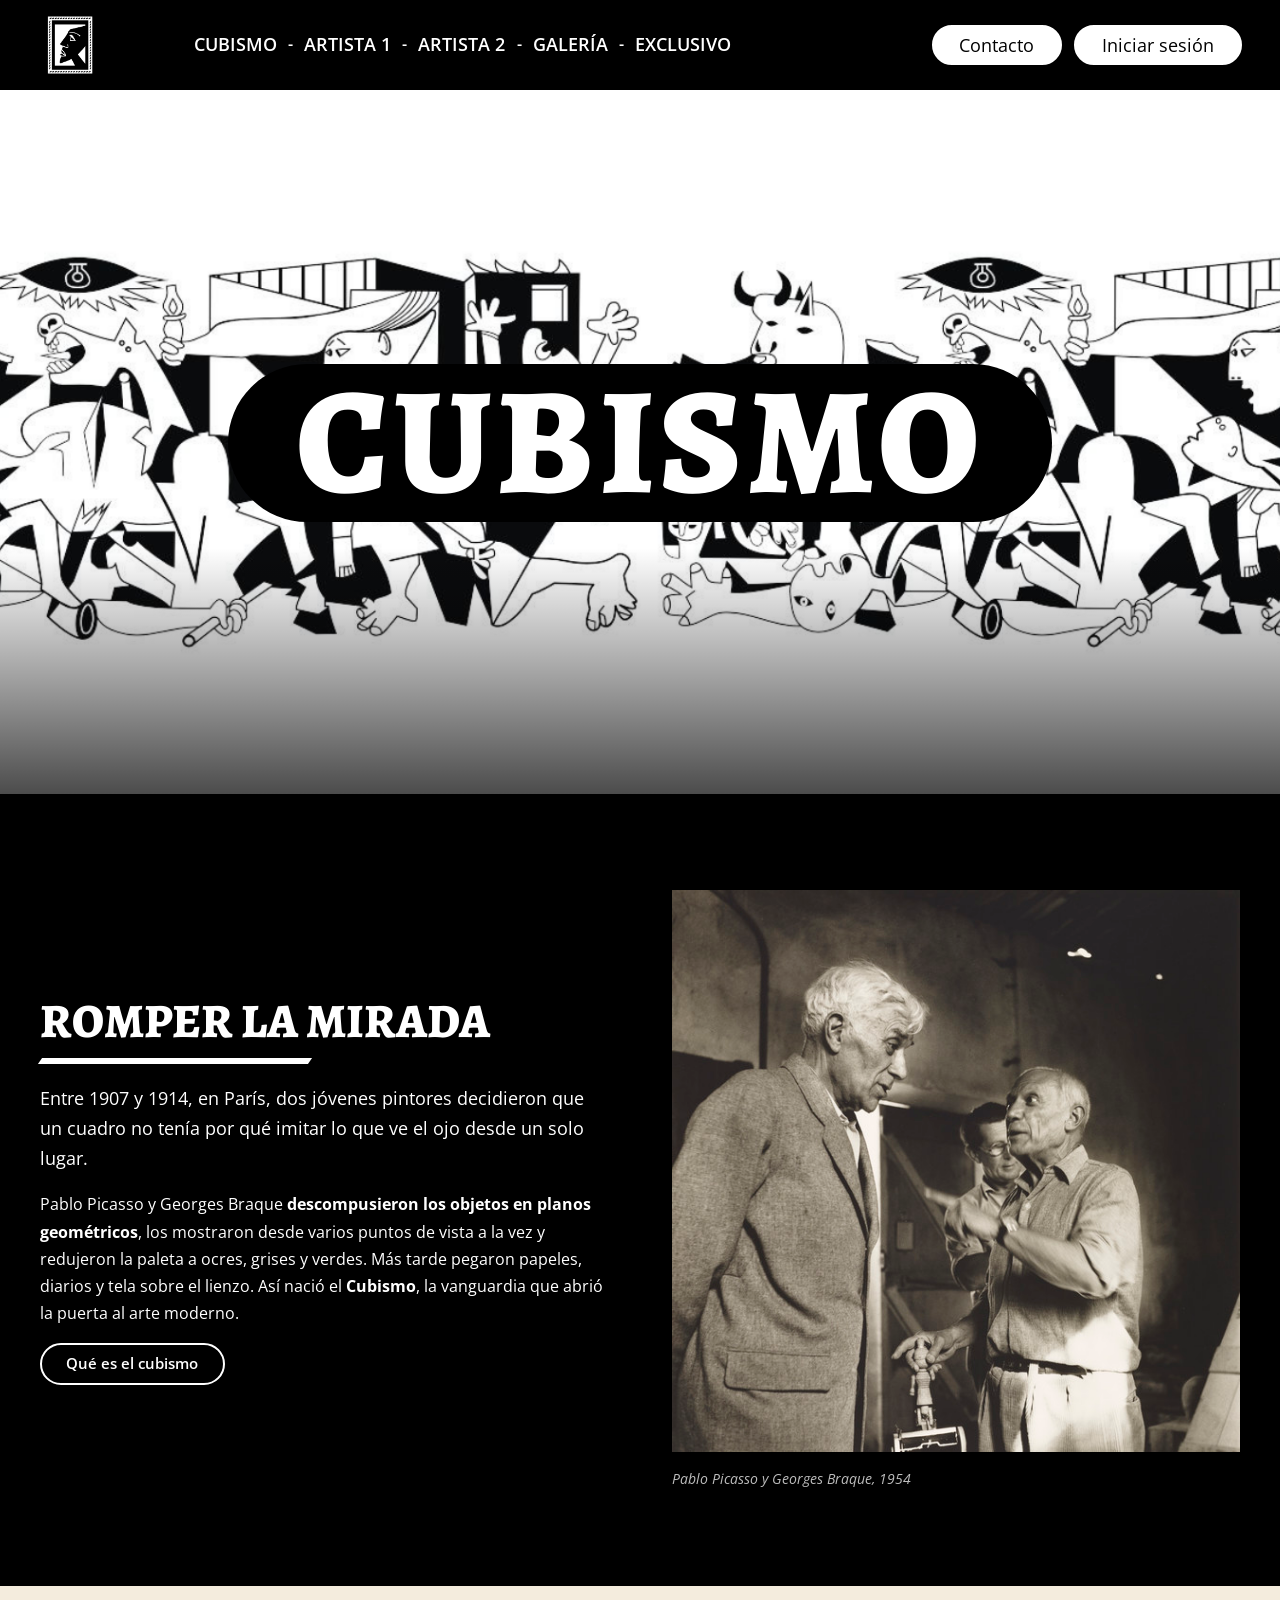
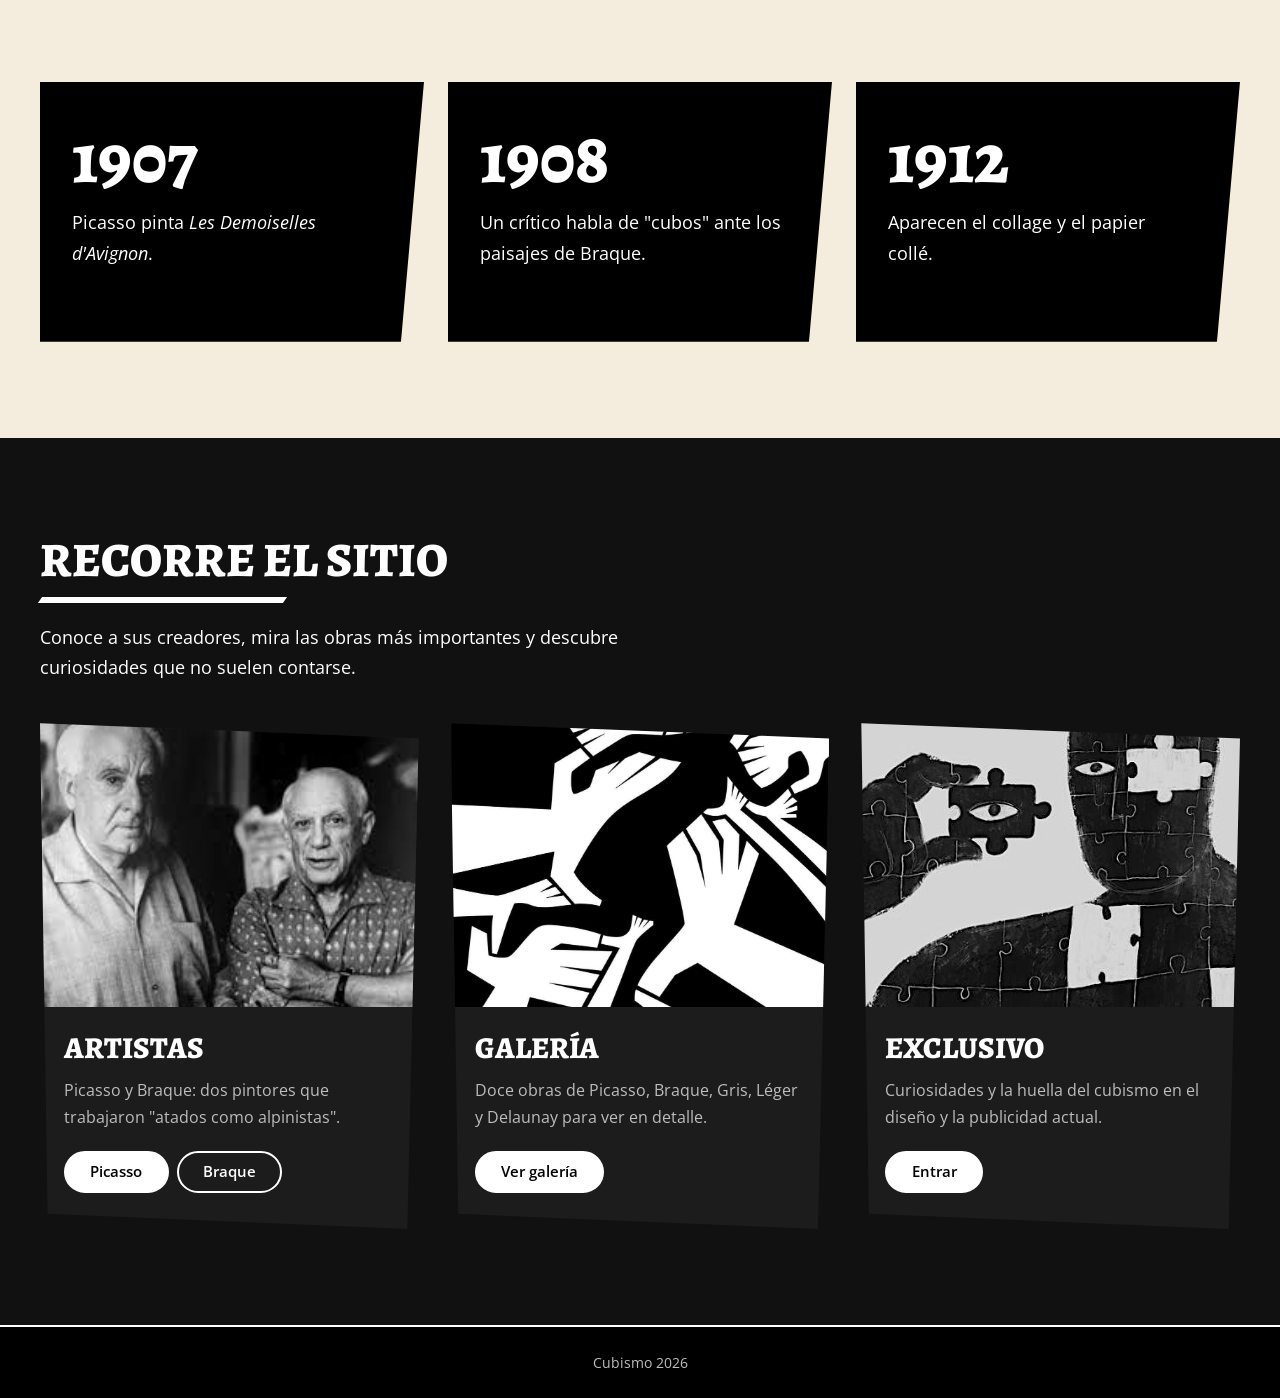
<file: index.html>
<!DOCTYPE html>
<html lang="es">
<head>
  <meta charset="UTF-8">
  <meta name="viewport" content="width=device-width, initial-scale=1.0">
  <meta name="description" content="Sitio sobre el Cubismo, la vanguardia artística creada por Pablo Picasso y Georges Braque en París entre 1907 y 1914.">
  <title>Cubismo | Inicio</title>
  <link rel="icon" href="img/logo.png" type="image/png">

  <!-- Tipografías de Google Fonts: Alegreya (títulos) y Open Sans (textos) -->
  <link rel="preconnect" href="https://fonts.googleapis.com">
  <link rel="preconnect" href="https://fonts.gstatic.com" crossorigin>
  <link rel="stylesheet" href="https://fonts.googleapis.com/css2?family=Alegreya:ital,wght@0,700;0,800;1,400;1,700&amp;family=Open+Sans:wght@400;600;700&amp;display=swap">

  <!-- Hoja de estilos única del sitio -->
  <link rel="stylesheet" href="css/estilos.css">

  <!-- JavaScript externo: "defer" lo ejecuta cuando el HTML terminó de cargarse -->
  <script src="js/main.js" defer></script>
</head>
<body class="pagina-home">

  <!-- Link oculto para saltar el menú con el teclado (accesibilidad) -->
  <a class="salto" href="#contenido">Saltar al contenido</a>

  <!-- ================= HEADER (igual en todas las páginas) ================= -->
  <header class="site-header">
    <div class="site-header__inner">
      <a class="logo" href="index.html">
        <img src="img/logocubismo.png" alt="Logo de Cubismo: retrato de perfil en estilo cubista, en blanco y negro. Ir al inicio" width="64" height="64">
      </a>

      <!-- Botón hamburguesa: solo se ve en mobile y tablet -->
      <button class="menu-toggle" type="button" aria-expanded="false" aria-controls="menu-principal" aria-label="Abrir menú">
        <span class="menu-toggle__barra"></span>
        <span class="menu-toggle__barra"></span>
        <span class="menu-toggle__barra"></span>
      </button>

      <!-- Agrupa navegación y botones para poder desplegarlos juntos en mobile -->
      <div class="menu" id="menu-principal">
        <nav class="nav-principal" aria-label="Menú principal">
          <ul>
            <li><a href="cubismo.html">Cubismo</a></li>
            <li><a href="picasso.html" title="Pablo Picasso">Artista 1</a></li>
            <li><a href="braque.html" title="Georges Braque">Artista 2</a></li>
            <li><a href="galeria.html">Galería</a></li>
            <li><a href="exclusivo.html">Exclusivo</a></li>
          </ul>
        </nav>
        <div class="header-botones">
          <a class="btn btn--claro" href="contacto.html">Contacto</a>
          <a class="btn btn--claro" href="login.html">Iniciar sesión</a>
        </div>
      </div>
    </div>
  </header>

  <main id="contenido">

    <!-- HERO: imagen de fondo a ancho completo con el H1 en un bloque negro -->
    <section class="hero hero--home">
      <div class="hero__contenido">
        <h1 class="hero__titulo">Cubismo</h1>
      </div>
    </section>

    <!-- INTRODUCCIÓN -->
    <section class="seccion" aria-labelledby="titulo-intro">
      <div class="contenedor dos-columnas">
        <div class="texto reveal">
          <h2 class="titulo-seccion" id="titulo-intro">Romper la mirada</h2>
          <p class="bajada">Entre 1907 y 1914, en París, dos jóvenes pintores decidieron que un cuadro no tenía por qué imitar lo que ve el ojo desde un solo lugar.</p>
          <p>Pablo Picasso y Georges Braque <strong>descompusieron los objetos en planos geométricos</strong>, los mostraron desde varios puntos de vista a la vez y redujeron la paleta a ocres, grises y verdes. Más tarde pegaron papeles, diarios y tela sobre el lienzo. Así nació el <strong>Cubismo</strong>, la vanguardia que abrió la puerta al arte moderno.</p>
          <a class="btn btn--contorno" href="cubismo.html">Qué es el cubismo</a>
        </div>

        <figure class="figura-cubista figura-cubista--recta reveal">
          <img src="img/picasoybraques.jpg" alt="Fotografía en blanco y negro de Georges Braque, alto y de pelo blanco, conversando con Pablo Picasso, que gesticula con la mano, en un taller" width="600" height="594" loading="lazy">
          <figcaption>Pablo Picasso y Georges Braque, 1954</figcaption>
        </figure>
      </div>
    </section>

    <!-- FECHAS CLAVE -->
    <section class="seccion seccion--clara" aria-label="Tres fechas clave">
      <div class="contenedor">
        <ul class="cifras reveal">
          <li><span class="cifras__numero">1907</span> Picasso pinta <cite>Les Demoiselles d'Avignon</cite>.</li>
          <li><span class="cifras__numero">1908</span> Un crítico habla de "cubos" ante los paisajes de Braque.</li>
          <li><span class="cifras__numero">1912</span> Aparecen el collage y el papier collé.</li>
        </ul>
      </div>
    </section>

    <!-- TARJETAS DE ACCESO -->
    <section class="seccion seccion--grafito" aria-labelledby="titulo-recorrido">
      <div class="contenedor">
        <h2 class="titulo-seccion" id="titulo-recorrido">Recorre el sitio</h2>
        <p class="bajada">Conoce a sus creadores, mira las obras más importantes y descubre curiosidades que no suelen contarse.</p>

        <div class="tarjetas reveal">
          <article class="tarjeta">
            <img class="tarjeta__imagen" src="img/picassoybraquesartistas.jpg" alt="Fotografía en blanco y negro de Georges Braque y Pablo Picasso, ya mayores, sentados uno junto al otro" width="244" height="206" loading="lazy">
            <div class="tarjeta__cuerpo">
              <h3>Artistas</h3>
              <p>Picasso y Braque: dos pintores que trabajaron "atados como alpinistas".</p>
              <div class="tarjeta__acciones">
                <a class="btn btn--claro" href="picasso.html">Picasso</a>
                <a class="btn btn--contorno" href="braque.html">Braque</a>
              </div>
            </div>
          </article>

          <article class="tarjeta">
            <img class="tarjeta__imagen" src="img/galeria.jpg" alt="Ilustración en blanco y negro de una figura negra que corre entre manos blancas que intentan alcanzarla, con planos geométricos de fondo" width="1080" height="1243" loading="lazy">
            <div class="tarjeta__cuerpo">
              <h3>Galería</h3>
              <p>Doce obras de Picasso, Braque, Gris, Léger y Delaunay para ver en detalle.</p>
              <div class="tarjeta__acciones">
                <a class="btn btn--claro" href="galeria.html">Ver galería</a>
              </div>
            </div>
          </article>

          <article class="tarjeta">
            <img class="tarjeta__imagen" src="img/exclusivo.jpg" alt="Ilustración en blanco y negro de una figura hecha de piezas de rompecabezas que sostiene en la mano la pieza que contiene uno de sus ojos" width="450" height="637" loading="lazy">
            <div class="tarjeta__cuerpo">
              <h3>Exclusivo</h3>
              <p>Curiosidades y la huella del cubismo en el diseño y la publicidad actual.</p>
              <div class="tarjeta__acciones">
                <a class="btn btn--claro" href="exclusivo.html">Entrar</a>
              </div>
            </div>
          </article>
        </div>
      </div>
    </section>

  </main>

  <!-- ================= FOOTER (igual en todas las páginas) ================= -->
  <footer class="site-footer">
    <div class="contenedor">
      <p class="site-footer__copy">Cubismo 2026</p>
    </div>
  </footer>

</body>
</html>
</file>
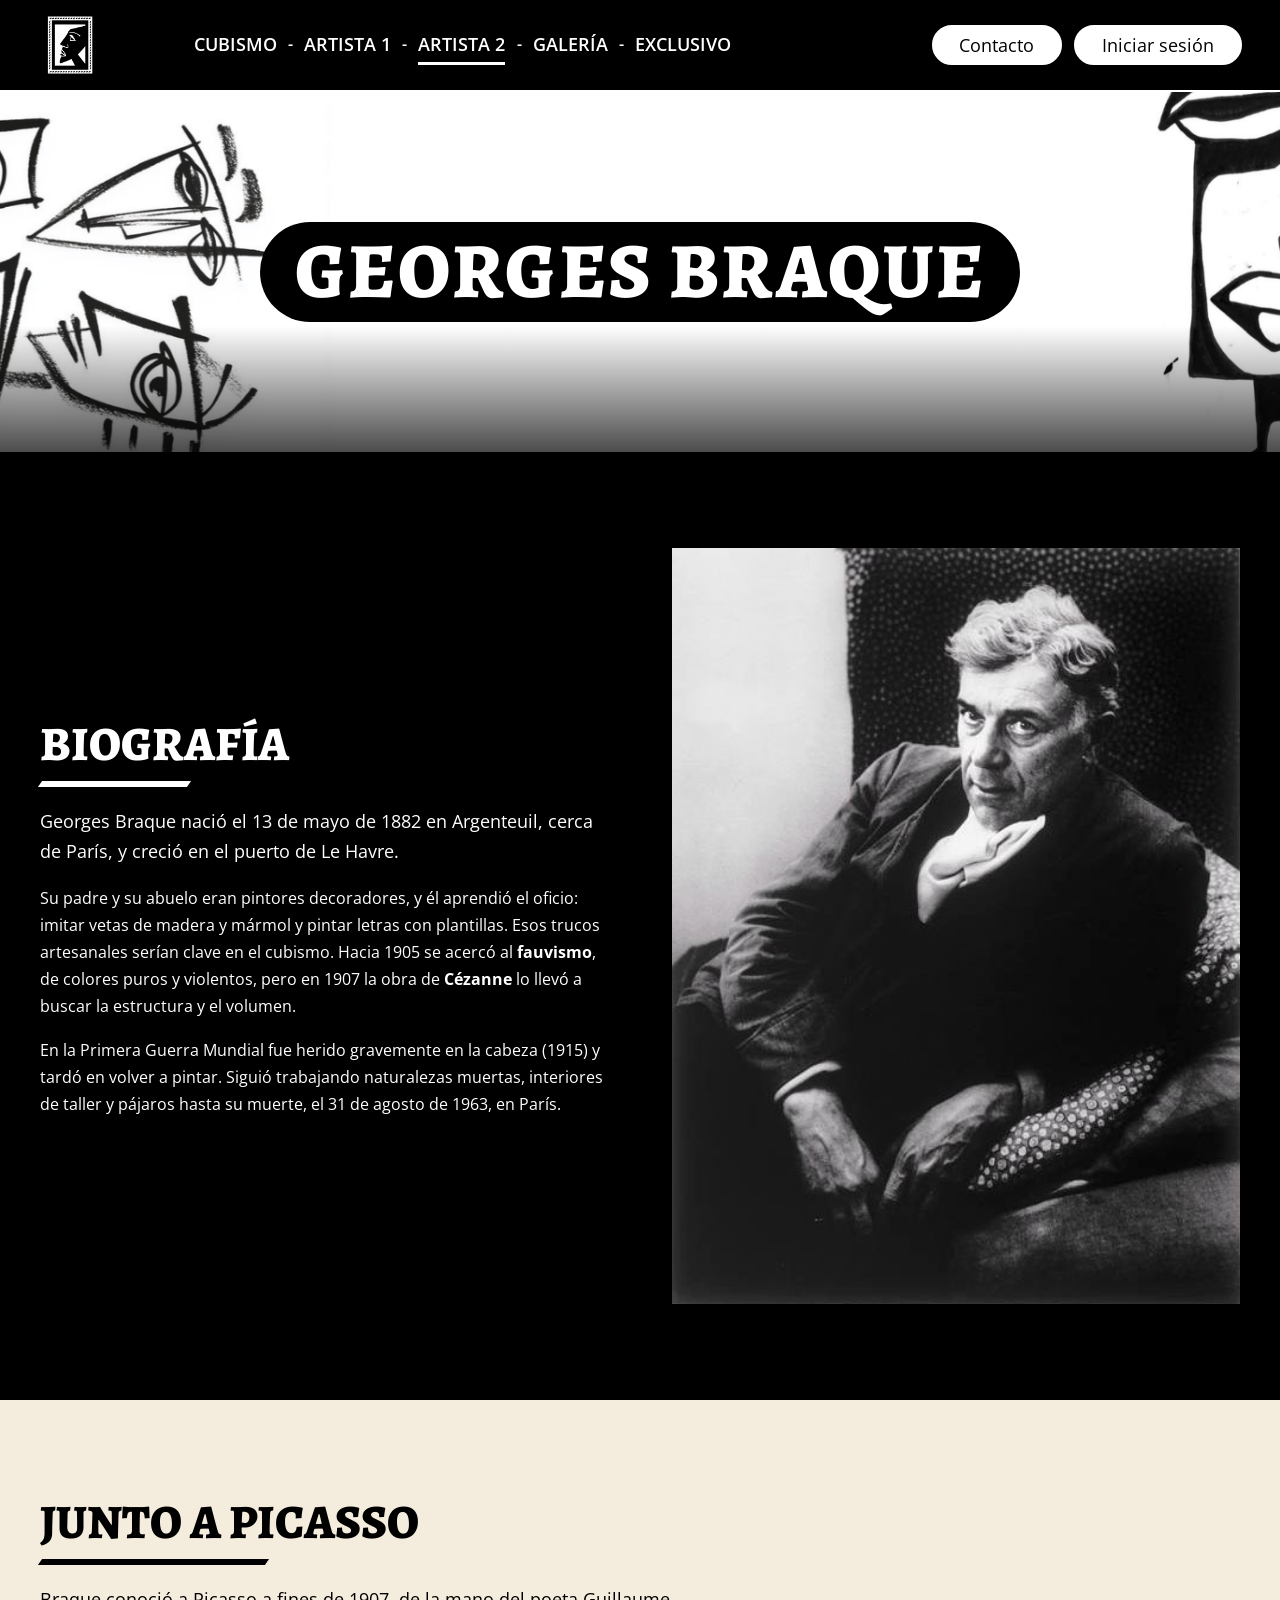
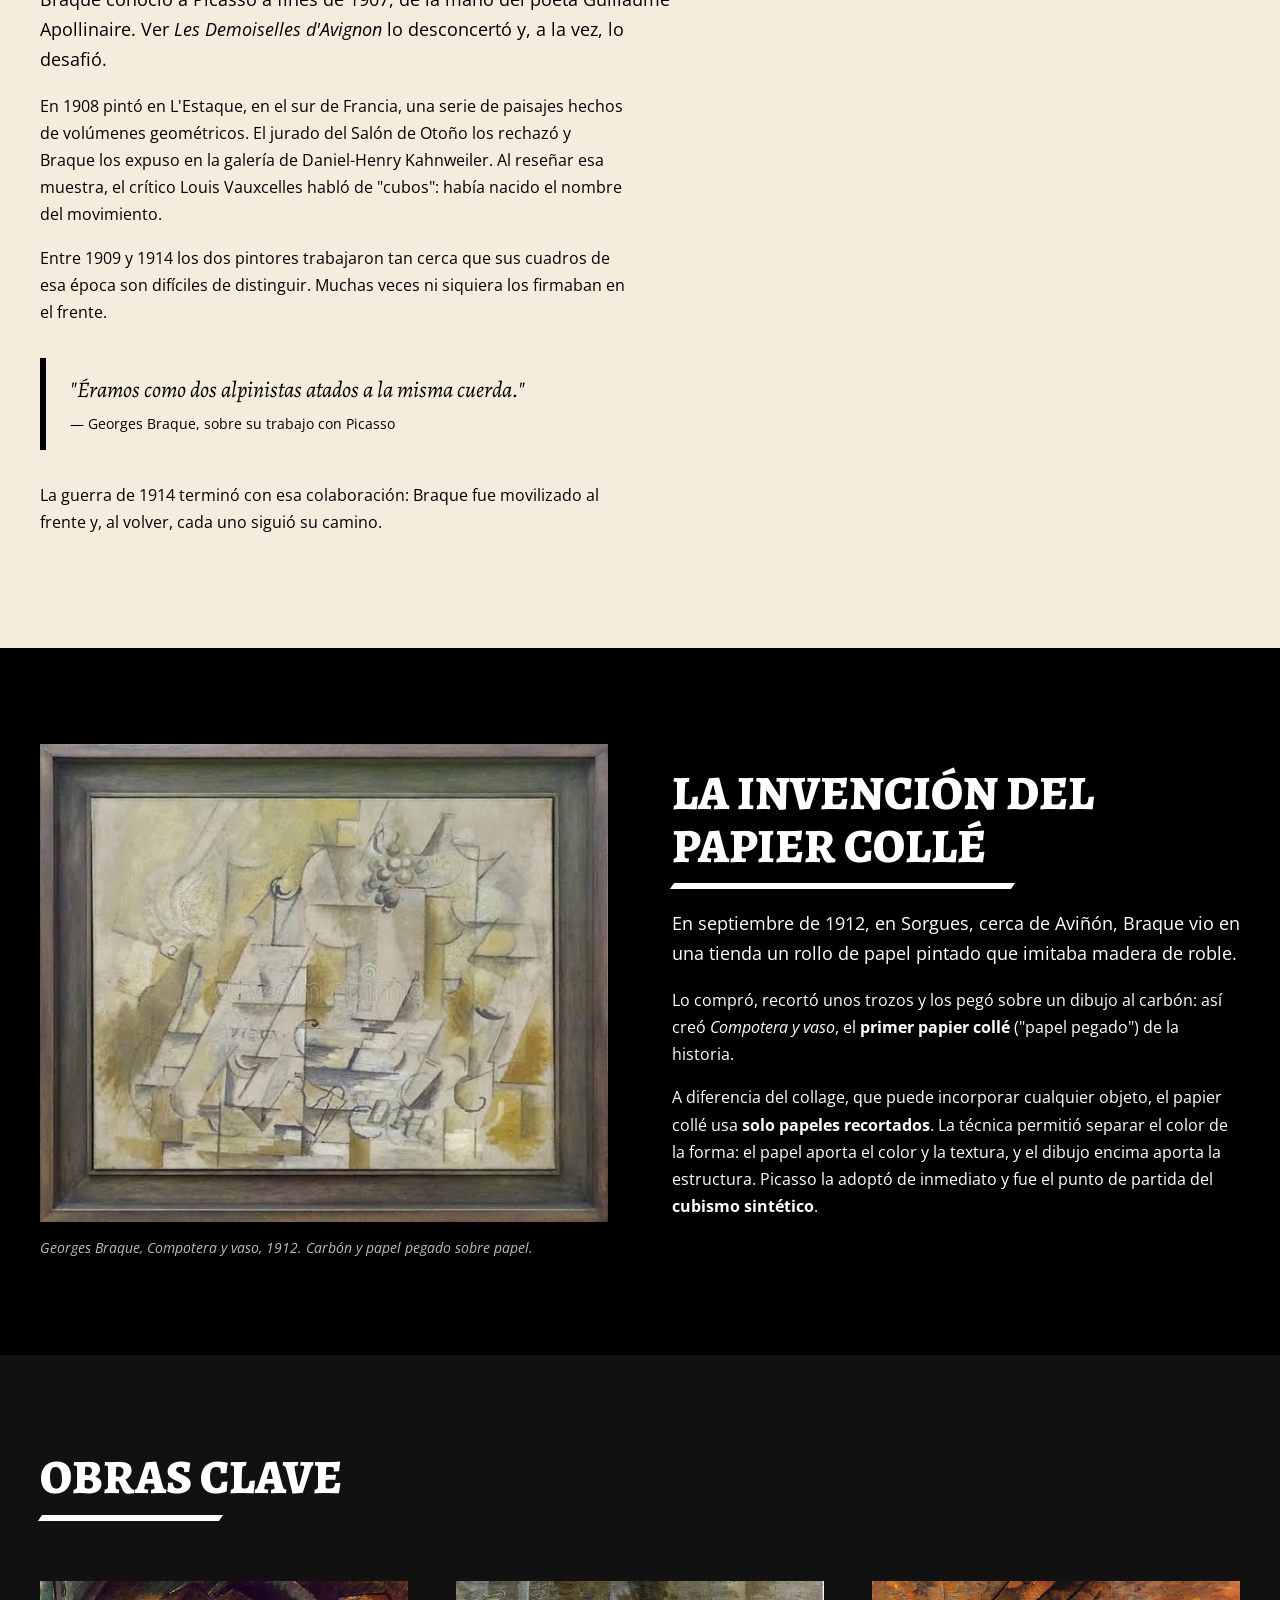
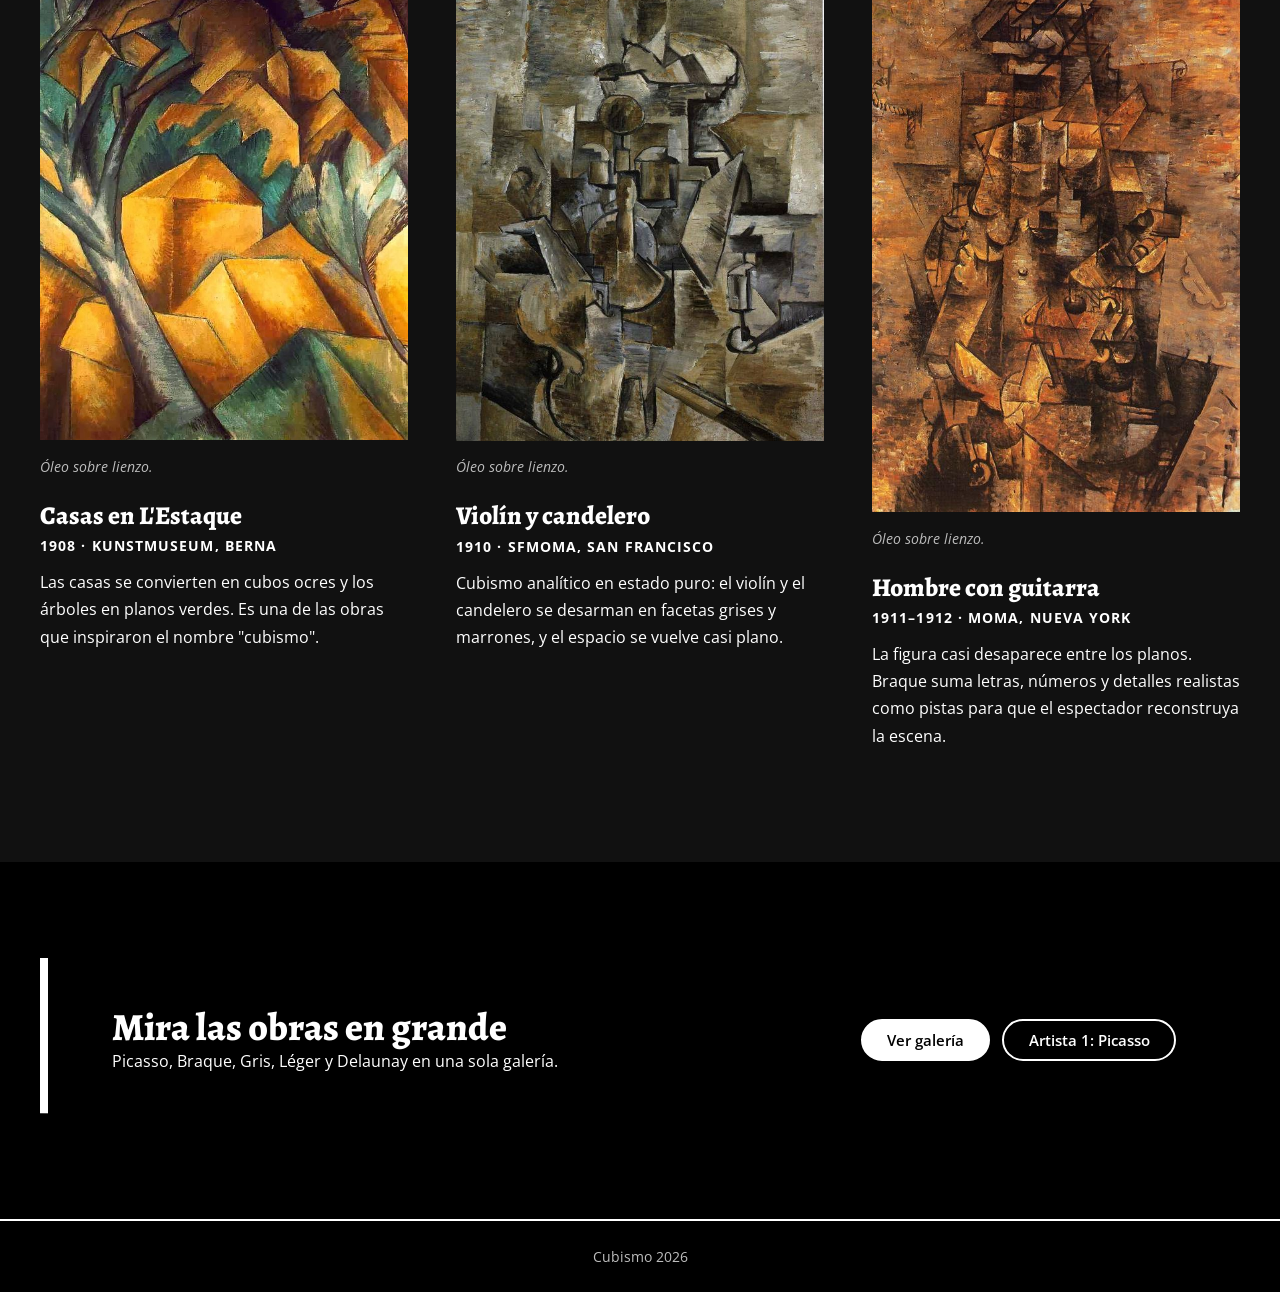
<file: braque.html>
<!DOCTYPE html>
<html lang="es">
<head>
  <meta charset="UTF-8">
  <meta name="viewport" content="width=device-width, initial-scale=1.0">
  <meta name="description" content="Georges Braque: biografía, su trabajo junto a Picasso, la invención del papier collé y sus obras clave.">
  <title>Cubismo | Artista 2: Georges Braque</title>
  <link rel="icon" href="img/logo.png" type="image/png">

  <!-- Tipografías de Google Fonts: Alegreya (títulos) y Open Sans (textos) -->
  <link rel="preconnect" href="https://fonts.googleapis.com">
  <link rel="preconnect" href="https://fonts.gstatic.com" crossorigin>
  <link rel="stylesheet" href="https://fonts.googleapis.com/css2?family=Alegreya:ital,wght@0,700;0,800;1,400;1,700&amp;family=Open+Sans:wght@400;600;700&amp;display=swap">

  <!-- Hoja de estilos única del sitio -->
  <link rel="stylesheet" href="css/estilos.css">

  <!-- JavaScript externo: "defer" lo ejecuta cuando el HTML terminó de cargarse -->
  <script src="js/main.js" defer></script>
</head>
<body>

  <!-- Link oculto para saltar el menú con el teclado (accesibilidad) -->
  <a class="salto" href="#contenido">Saltar al contenido</a>

  <!-- ================= HEADER (igual en todas las páginas) ================= -->
  <header class="site-header">
    <div class="site-header__inner">
      <a class="logo" href="index.html">
        <img src="img/logocubismo.png" alt="Logo de Cubismo: retrato de perfil en estilo cubista, en blanco y negro. Ir al inicio" width="64" height="64">
      </a>

      <!-- Botón hamburguesa: solo se ve en mobile y tablet -->
      <button class="menu-toggle" type="button" aria-expanded="false" aria-controls="menu-principal" aria-label="Abrir menú">
        <span class="menu-toggle__barra"></span>
        <span class="menu-toggle__barra"></span>
        <span class="menu-toggle__barra"></span>
      </button>

      <!-- Agrupa navegación y botones para poder desplegarlos juntos en mobile -->
      <div class="menu" id="menu-principal">
        <nav class="nav-principal" aria-label="Menú principal">
          <ul>
            <li><a href="cubismo.html">Cubismo</a></li>
            <li><a href="picasso.html" title="Pablo Picasso">Artista 1</a></li>
            <li><a href="braque.html" title="Georges Braque">Artista 2</a></li>
            <li><a href="galeria.html">Galería</a></li>
            <li><a href="exclusivo.html">Exclusivo</a></li>
          </ul>
        </nav>
        <div class="header-botones">
          <a class="btn btn--claro" href="contacto.html">Contacto</a>
          <a class="btn btn--claro" href="login.html">Iniciar sesión</a>
        </div>
      </div>
    </div>
  </header>

  <main id="contenido">

    <!-- HERO interno (40vh) -->
    <section class="hero hero--interna hero--braque">
      <div class="hero__contenido">
        <h1 class="hero__titulo">Georges Braque</h1>
      </div>
    </section>

    <!-- BIOGRAFÍA -->
    <section class="seccion" aria-labelledby="titulo-bio">
      <div class="contenedor dos-columnas">
        <article class="texto reveal">
          <h2 class="titulo-seccion" id="titulo-bio">Biografía</h2>
          <p class="bajada">Georges Braque nació el 13 de mayo de 1882 en Argenteuil, cerca de París, y creció en el puerto de Le Havre.</p>
          <p>Su padre y su abuelo eran pintores decoradores, y él aprendió el oficio: imitar vetas de madera y mármol y pintar letras con plantillas. Esos trucos artesanales serían clave en el cubismo. Hacia 1905 se acercó al <strong>fauvismo</strong>, de colores puros y violentos, pero en 1907 la obra de <strong>Cézanne</strong> lo llevó a buscar la estructura y el volumen.</p>
          <p>En la Primera Guerra Mundial fue herido gravemente en la cabeza (1915) y tardó en volver a pintar. Siguió trabajando naturalezas muertas, interiores de taller y pájaros hasta su muerte, el 31 de agosto de 1963, en París.</p>
        </article>

        <figure class="figura-cubista figura-cubista--recta reveal">
          <img src="img/braques01.jpg" alt="Fotografía en blanco y negro de Georges Braque sentado en un sillón, con saco oscuro y pañuelo claro al cuello, mirando a cámara" width="478" height="636" loading="lazy">
        </figure>
      </div>
    </section>

    <!-- JUNTO A PICASSO -->
    <section class="seccion seccion--clara" aria-labelledby="titulo-picasso">
      <div class="contenedor">
        <article class="texto reveal">
          <h2 class="titulo-seccion" id="titulo-picasso">Junto a Picasso</h2>
          <p class="bajada">Braque conoció a Picasso a fines de 1907, de la mano del poeta Guillaume Apollinaire. Ver <cite>Les Demoiselles d'Avignon</cite> lo desconcertó y, a la vez, lo desafió.</p>
          <p>En 1908 pintó en L'Estaque, en el sur de Francia, una serie de paisajes hechos de volúmenes geométricos. El jurado del Salón de Otoño los rechazó y Braque los expuso en la galería de Daniel-Henry Kahnweiler. Al reseñar esa muestra, el crítico Louis Vauxcelles habló de "cubos": había nacido el nombre del movimiento.</p>
          <p>Entre 1909 y 1914 los dos pintores trabajaron tan cerca que sus cuadros de esa época son difíciles de distinguir. Muchas veces ni siquiera los firmaban en el frente.</p>

          <blockquote class="cita-corta">
            <p>"Éramos como dos alpinistas atados a la misma cuerda."</p>
            <footer>— Georges Braque, sobre su trabajo con Picasso</footer>
          </blockquote>

          <p>La guerra de 1914 terminó con esa colaboración: Braque fue movilizado al frente y, al volver, cada uno siguió su camino.</p>
        </article>
      </div>
    </section>

    <!-- PAPIER COLLÉ -->
    <section class="seccion" aria-labelledby="titulo-papier">
      <div class="contenedor dos-columnas dos-columnas--invertida">
        <article class="texto reveal">
          <h2 class="titulo-seccion" id="titulo-papier">La invención del papier collé</h2>
          <p class="bajada">En septiembre de 1912, en Sorgues, cerca de Aviñón, Braque vio en una tienda un rollo de papel pintado que imitaba madera de roble.</p>
          <p>Lo compró, recortó unos trozos y los pegó sobre un dibujo al carbón: así creó <cite>Compotera y vaso</cite>, el <strong>primer papier collé</strong> ("papel pegado") de la historia.</p>
          <p>A diferencia del collage, que puede incorporar cualquier objeto, el papier collé usa <strong>solo papeles recortados</strong>. La técnica permitió separar el color de la forma: el papel aporta el color y la textura, y el dibujo encima aporta la estructura. Picasso la adoptó de inmediato y fue el punto de partida del <strong>cubismo sintético</strong>.</p>
        </article>

        <figure class="figura-cubista figura-cubista--recta reveal">
          <img src="img/braquecompo.jpg" alt="Compotera y vaso de Braque: dibujo al carbón de una compotera con uvas y un vaso, con tres tiras de papel que imitan madera pegadas encima" width="604" height="508" loading="lazy">
          <figcaption>Georges Braque, <cite>Compotera y vaso</cite>, 1912. Carbón y papel pegado sobre papel.</figcaption>
        </figure>
      </div>
    </section>

    <!-- OBRAS CLAVE -->
    <section class="seccion seccion--grafito" aria-labelledby="titulo-obras">
      <div class="contenedor">
        <h2 class="titulo-seccion" id="titulo-obras">Obras clave</h2>

        <div class="obras">
          <article class="obra reveal">
            <figure class="figura-cubista figura-cubista--recta">
              <img src="img/casasenlaestaque.jpeg" alt="Casas en L'Estaque: casas simplificadas como cubos ocres entre árboles verdes, sin ventanas ni sombras realistas" width="735" height="918" loading="lazy">
              <figcaption>Óleo sobre lienzo.</figcaption>
            </figure>
            <h3>Casas en L'Estaque</h3>
            <span class="obra__datos">1908 · Kunstmuseum, Berna</span>
            <p>Las casas se convierten en cubos ocres y los árboles en planos verdes. Es una de las obras que inspiraron el nombre "cubismo".</p>
          </article>

          <article class="obra reveal">
            <figure class="figura-cubista figura-cubista--recta">
              <img src="img/violin.jpg" alt="Violín y candelero: un violín y un candelabro fragmentados en planos grises y marrones que se funden con el fondo" width="595" height="744" loading="lazy">
              <figcaption>Óleo sobre lienzo.</figcaption>
            </figure>
            <h3>Violín y candelero</h3>
            <span class="obra__datos">1910 · SFMOMA, San Francisco</span>
            <p>Cubismo analítico en estado puro: el violín y el candelero se desarman en facetas grises y marrones, y el espacio se vuelve casi plano.</p>
          </article>

          <article class="obra reveal">
            <figure class="figura-cubista figura-cubista--recta">
              <img src="img/guitarra.jpg" alt="Hombre con guitarra de Braque: figura sentada descompuesta en planos marrones, con una soga y un clavo pintados en la parte superior izquierda" width="554" height="800" loading="lazy">
              <figcaption>Óleo sobre lienzo.</figcaption>
            </figure>
            <h3>Hombre con guitarra</h3>
            <span class="obra__datos">1911–1912 · MoMA, Nueva York</span>
            <p>La figura casi desaparece entre los planos. Braque suma letras, números y detalles realistas como pistas para que el espectador reconstruya la escena.</p>
          </article>
        </div>
      </div>
    </section>

    <!-- LLAMADO A LA ACCIÓN -->
    <section class="seccion" aria-labelledby="titulo-cta">
      <div class="contenedor">
        <div class="cta reveal">
          <div>
            <h2 id="titulo-cta">Mira las obras en grande</h2>
            <p>Picasso, Braque, Gris, Léger y Delaunay en una sola galería.</p>
          </div>
          <div class="cta__botones">
            <a class="btn btn--claro" href="galeria.html">Ver galería</a>
            <a class="btn btn--contorno" href="picasso.html">Artista 1: Picasso</a>
          </div>
        </div>
      </div>
    </section>

  </main>

  <!-- ================= FOOTER (igual en todas las páginas) ================= -->
  <footer class="site-footer">
    <div class="contenedor">
      <p class="site-footer__copy">Cubismo 2026</p>
    </div>
  </footer>

</body>
</html>
</file>
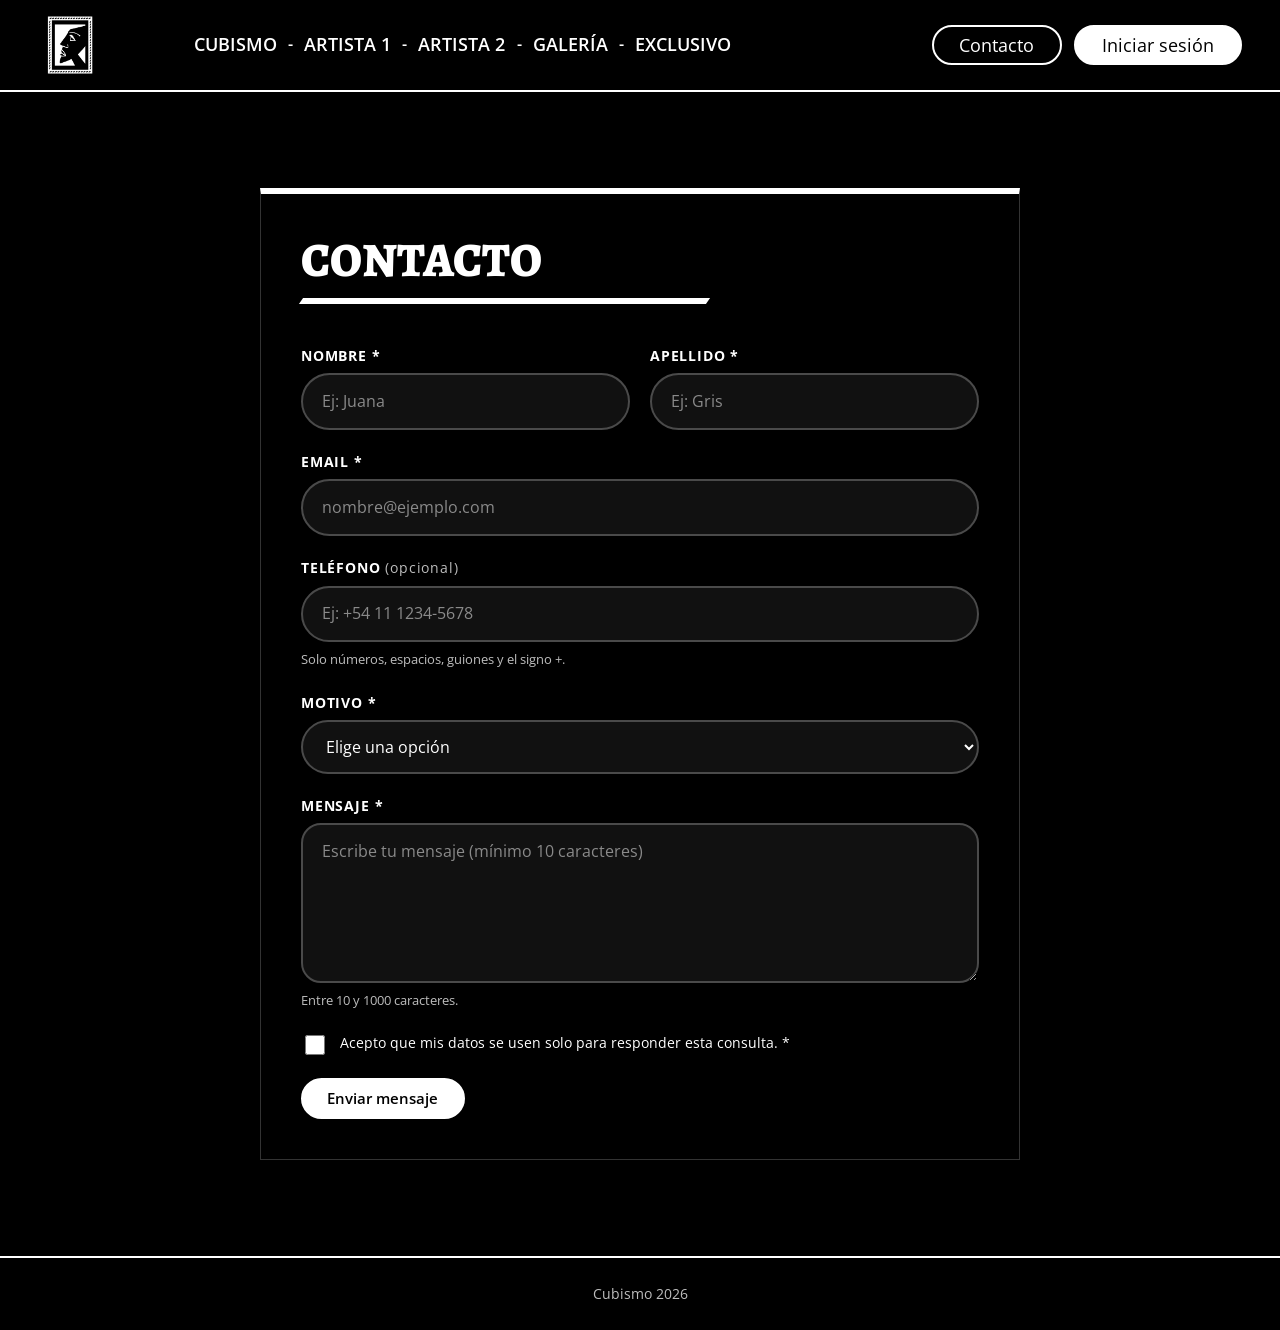
<file: contacto.html>
<!DOCTYPE html>
<html lang="es">
<head>
  <meta charset="UTF-8">
  <meta name="viewport" content="width=device-width, initial-scale=1.0">
  <meta name="description" content="Formulario de contacto del sitio Cubismo: consultas, sugerencias y comentarios.">
  <title>Cubismo | Contacto</title>
  <link rel="icon" href="img/logo.png" type="image/png">

  <!-- Tipografías de Google Fonts: Alegreya (títulos) y Open Sans (textos) -->
  <link rel="preconnect" href="https://fonts.googleapis.com">
  <link rel="preconnect" href="https://fonts.gstatic.com" crossorigin>
  <link rel="stylesheet" href="https://fonts.googleapis.com/css2?family=Alegreya:ital,wght@0,700;0,800;1,400;1,700&amp;family=Open+Sans:wght@400;600;700&amp;display=swap">

  <!-- Hoja de estilos única del sitio -->
  <link rel="stylesheet" href="css/estilos.css">

  <!-- JavaScript externo: "defer" lo ejecuta cuando el HTML terminó de cargarse -->
  <script src="js/main.js" defer></script>
</head>
<body>

  <!-- Link oculto para saltar el menú con el teclado (accesibilidad) -->
  <a class="salto" href="#contenido">Saltar al contenido</a>

  <!-- ================= HEADER (igual en todas las páginas) ================= -->
  <header class="site-header">
    <div class="site-header__inner">
      <a class="logo" href="index.html">
        <img src="img/logocubismo.png" alt="Logo de Cubismo: retrato de perfil en estilo cubista, en blanco y negro. Ir al inicio" width="64" height="64">
      </a>

      <!-- Botón hamburguesa: solo se ve en mobile y tablet -->
      <button class="menu-toggle" type="button" aria-expanded="false" aria-controls="menu-principal" aria-label="Abrir menú">
        <span class="menu-toggle__barra"></span>
        <span class="menu-toggle__barra"></span>
        <span class="menu-toggle__barra"></span>
      </button>

      <!-- Agrupa navegación y botones para poder desplegarlos juntos en mobile -->
      <div class="menu" id="menu-principal">
        <nav class="nav-principal" aria-label="Menú principal">
          <ul>
            <li><a href="cubismo.html">Cubismo</a></li>
            <li><a href="picasso.html" title="Pablo Picasso">Artista 1</a></li>
            <li><a href="braque.html" title="Georges Braque">Artista 2</a></li>
            <li><a href="galeria.html">Galería</a></li>
            <li><a href="exclusivo.html">Exclusivo</a></li>
          </ul>
        </nav>
        <div class="header-botones">
          <a class="btn btn--claro" href="contacto.html">Contacto</a>
          <a class="btn btn--claro" href="login.html">Iniciar sesión</a>
        </div>
      </div>
    </div>
  </header>

  <main id="contenido">

    <section class="seccion" aria-labelledby="titulo-form">
      <div class="contenedor">

        <!-- FORMULARIO DE CONTACTO
             method="post": los datos viajan ocultos en el cuerpo de la petición.
             La validación la hace el navegador con atributos HTML5
             (required, type, pattern, minlength, maxlength).
             PHP DESACTIVADO: el envío lo hace enviar.php, que por ahora está
             desactivado. Mientras tanto action="#" y
             data-desactivado hacen que main.js muestre un aviso al enviar.
             Para reactivar: action="enviar.php" y quitar data-desactivado. -->
        <form class="formulario formulario--centrado reveal" action="#" method="post" data-desactivado>
          <h1 class="titulo-seccion" id="titulo-form">Contacto</h1>

          <div class="formulario__grupo">
            <div class="campo">
              <label for="nombre">Nombre *</label>
              <!-- pattern: solo letras (con tildes), espacios y apóstrofos -->
              <input type="text" id="nombre" name="nombre" placeholder="Ej: Juana" required minlength="2" maxlength="40" pattern="[A-Za-zÁÉÍÓÚáéíóúÑñÜü' ]{2,40}" autocomplete="given-name" title="Solo letras, entre 2 y 40 caracteres">
            </div>

            <div class="campo">
              <label for="apellido">Apellido *</label>
              <input type="text" id="apellido" name="apellido" placeholder="Ej: Gris" required minlength="2" maxlength="40" pattern="[A-Za-zÁÉÍÓÚáéíóúÑñÜü' ]{2,40}" autocomplete="family-name" title="Solo letras, entre 2 y 40 caracteres">
            </div>
          </div>

          <div class="campo">
            <label for="email">Email *</label>
            <input type="email" id="email" name="email" placeholder="nombre@ejemplo.com" required maxlength="80" autocomplete="email">
          </div>

          <div class="campo">
            <label for="telefono">Teléfono <span class="campo__opcional">(opcional)</span></label>
            <!-- pattern: números, espacios, guiones y el signo + (entre 8 y 20 caracteres) -->
            <input type="tel" id="telefono" name="telefono" placeholder="Ej: +54 11 1234-5678" minlength="8" maxlength="20" pattern="[0-9+ \-]{8,20}" autocomplete="tel" title="Solo números, espacios, guiones y el signo +" aria-describedby="ayuda-telefono">
            <span class="campo__ayuda" id="ayuda-telefono">Solo números, espacios, guiones y el signo +.</span>
          </div>

          <div class="campo">
            <label for="motivo">Motivo *</label>
            <select id="motivo" name="motivo" required>
              <option value="" selected disabled>Elige una opción</option>
              <option value="consulta">Consulta general</option>
              <option value="academico">Trabajo práctico o investigación</option>
              <option value="sugerencia">Sugerencia de contenido</option>
              <option value="error">Reportar un error</option>
              <option value="otro">Otro</option>
            </select>
          </div>

          <div class="campo">
            <label for="mensaje">Mensaje *</label>
            <textarea id="mensaje" name="mensaje" placeholder="Escribe tu mensaje (mínimo 10 caracteres)" required minlength="10" maxlength="1000" aria-describedby="ayuda-mensaje"></textarea>
            <span class="campo__ayuda" id="ayuda-mensaje">Entre 10 y 1000 caracteres.</span>
          </div>

          <div class="campo campo--check">
            <input type="checkbox" id="acepta" name="acepta" value="si" required>
            <label for="acepta">Acepto que mis datos se usen solo para responder esta consulta. *</label>
          </div>

          <button class="btn btn--violeta" type="submit">Enviar mensaje</button>

          <!-- Aviso que muestra main.js al enviar (role="status" lo anuncia a lectores de pantalla) -->
          <div class="aviso" role="status" hidden>
            <p>El envío de mensajes no está disponible por el momento.</p>
          </div>
        </form>

      </div>
    </section>

  </main>

  <!-- ================= FOOTER (igual en todas las páginas) ================= -->
  <footer class="site-footer">
    <div class="contenedor">
      <p class="site-footer__copy">Cubismo 2026</p>
    </div>
  </footer>

</body>
</html>
</file>
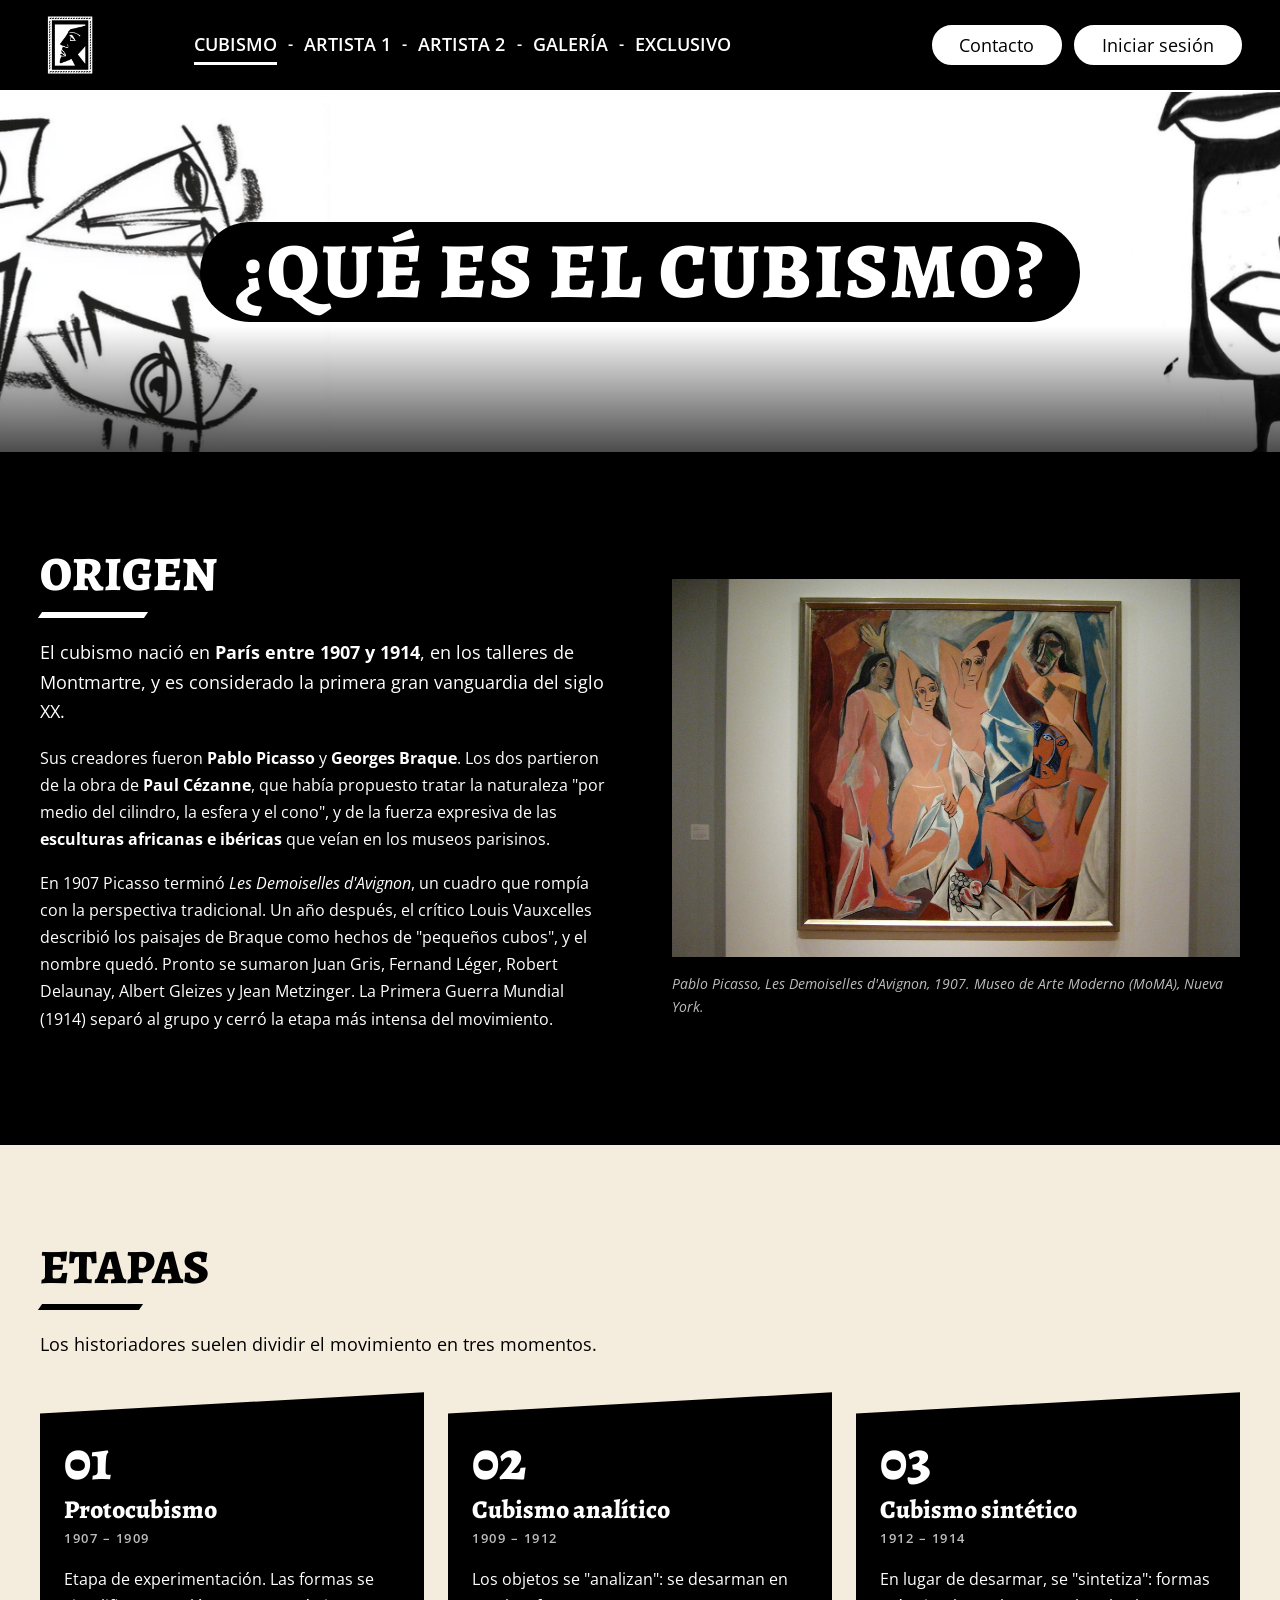
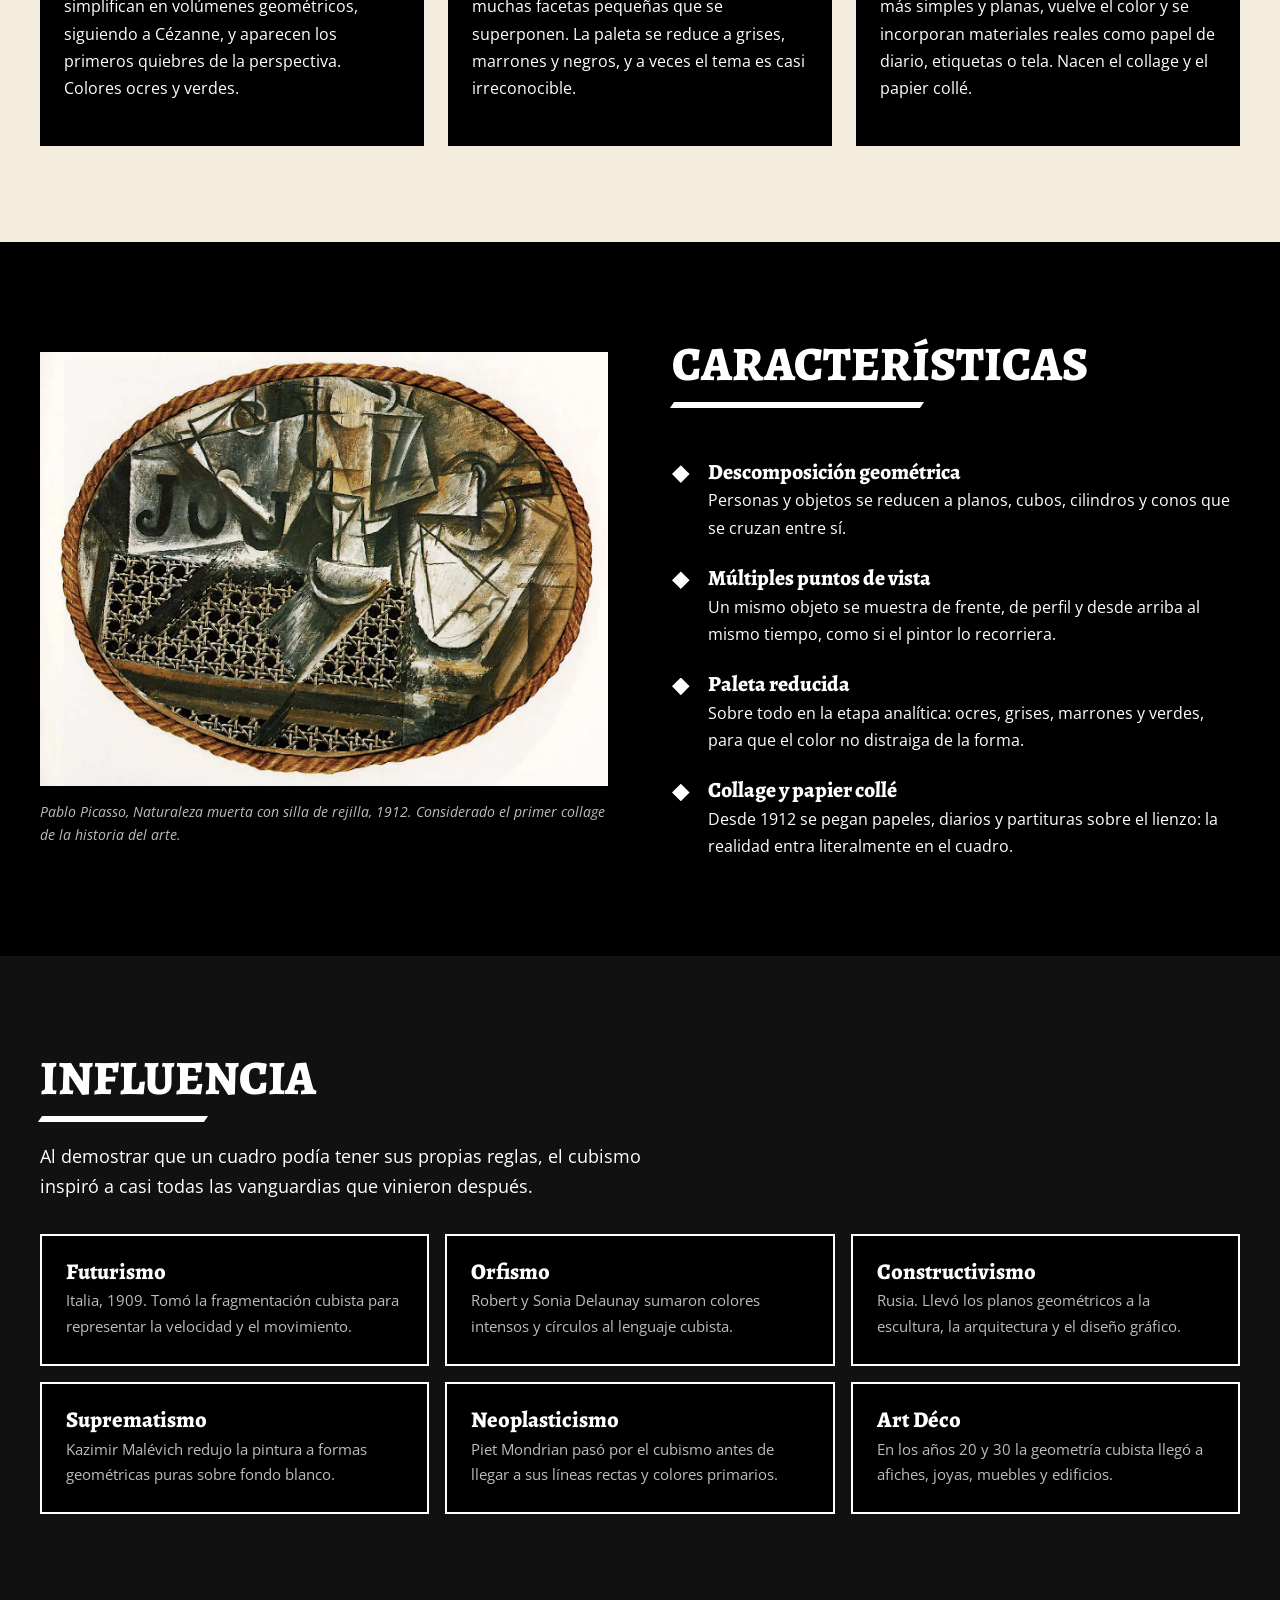
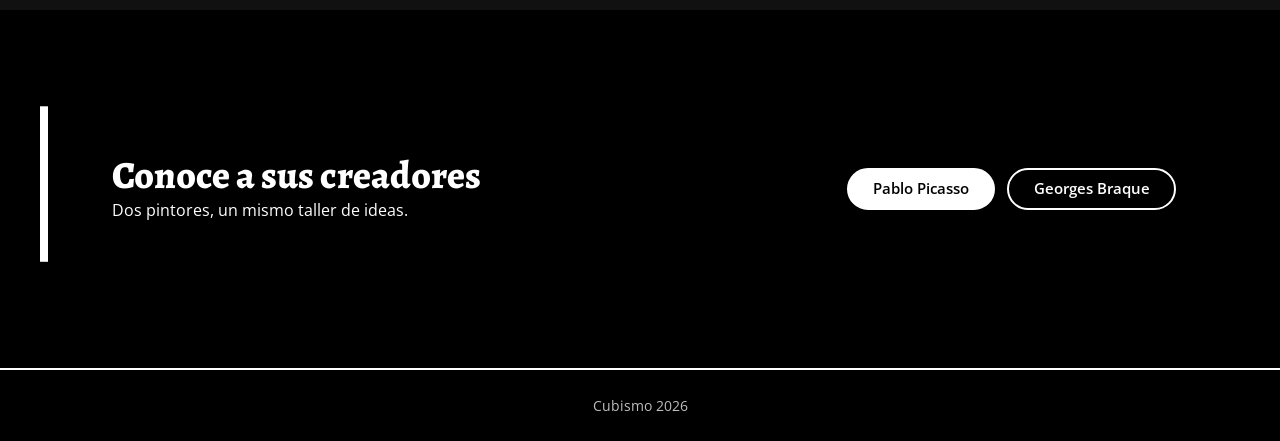
<file: cubismo.html>
<!DOCTYPE html>
<html lang="es">
<head>
  <meta charset="UTF-8">
  <meta name="viewport" content="width=device-width, initial-scale=1.0">
  <meta name="description" content="Qué es el cubismo: origen en París (1907–1914), etapas, características e influencia en otras vanguardias.">
  <title>Cubismo | Qué es el cubismo</title>
  <link rel="icon" href="img/logo.png" type="image/png">

  <!-- Tipografías de Google Fonts: Alegreya (títulos) y Open Sans (textos) -->
  <link rel="preconnect" href="https://fonts.googleapis.com">
  <link rel="preconnect" href="https://fonts.gstatic.com" crossorigin>
  <link rel="stylesheet" href="https://fonts.googleapis.com/css2?family=Alegreya:ital,wght@0,700;0,800;1,400;1,700&amp;family=Open+Sans:wght@400;600;700&amp;display=swap">

  <!-- Hoja de estilos única del sitio -->
  <link rel="stylesheet" href="css/estilos.css">

  <!-- JavaScript externo: "defer" lo ejecuta cuando el HTML terminó de cargarse -->
  <script src="js/main.js" defer></script>
</head>
<body>

  <!-- Link oculto para saltar el menú con el teclado (accesibilidad) -->
  <a class="salto" href="#contenido">Saltar al contenido</a>

  <!-- ================= HEADER (igual en todas las páginas) ================= -->
  <header class="site-header">
    <div class="site-header__inner">
      <a class="logo" href="index.html">
        <img src="img/logocubismo.png" alt="Logo de Cubismo: retrato de perfil en estilo cubista, en blanco y negro. Ir al inicio" width="64" height="64">
      </a>

      <!-- Botón hamburguesa: solo se ve en mobile y tablet -->
      <button class="menu-toggle" type="button" aria-expanded="false" aria-controls="menu-principal" aria-label="Abrir menú">
        <span class="menu-toggle__barra"></span>
        <span class="menu-toggle__barra"></span>
        <span class="menu-toggle__barra"></span>
      </button>

      <!-- Agrupa navegación y botones para poder desplegarlos juntos en mobile -->
      <div class="menu" id="menu-principal">
        <nav class="nav-principal" aria-label="Menú principal">
          <ul>
            <li><a href="cubismo.html">Cubismo</a></li>
            <li><a href="picasso.html" title="Pablo Picasso">Artista 1</a></li>
            <li><a href="braque.html" title="Georges Braque">Artista 2</a></li>
            <li><a href="galeria.html">Galería</a></li>
            <li><a href="exclusivo.html">Exclusivo</a></li>
          </ul>
        </nav>
        <div class="header-botones">
          <a class="btn btn--claro" href="contacto.html">Contacto</a>
          <a class="btn btn--claro" href="login.html">Iniciar sesión</a>
        </div>
      </div>
    </div>
  </header>

  <main id="contenido">

    <!-- HERO interno (40vh) -->
    <section class="hero hero--interna hero--historia">
      <div class="hero__contenido">
        <h1 class="hero__titulo">¿Qué es el cubismo?</h1>
      </div>
    </section>

    <!-- ORIGEN -->
    <section class="seccion" aria-labelledby="titulo-origen">
      <div class="contenedor dos-columnas">
        <article class="texto reveal">
          <h2 class="titulo-seccion" id="titulo-origen">Origen</h2>
          <p class="bajada">El cubismo nació en <strong>París entre 1907 y 1914</strong>, en los talleres de Montmartre, y es considerado la primera gran vanguardia del siglo XX.</p>
          <p>Sus creadores fueron <strong>Pablo Picasso</strong> y <strong>Georges Braque</strong>. Los dos partieron de la obra de <strong>Paul Cézanne</strong>, que había propuesto tratar la naturaleza "por medio del cilindro, la esfera y el cono", y de la fuerza expresiva de las <strong>esculturas africanas e ibéricas</strong> que veían en los museos parisinos.</p>
          <p>En 1907 Picasso terminó <cite>Les Demoiselles d'Avignon</cite>, un cuadro que rompía con la perspectiva tradicional. Un año después, el crítico Louis Vauxcelles describió los paisajes de Braque como hechos de "pequeños cubos", y el nombre quedó. Pronto se sumaron Juan Gris, Fernand Léger, Robert Delaunay, Albert Gleizes y Jean Metzinger. La Primera Guerra Mundial (1914) separó al grupo y cerró la etapa más intensa del movimiento.</p>
        </article>

        <figure class="figura-cubista figura-cubista--recta reveal">
          <img src="img/queeselcu001.jpg" alt="Les Demoiselles d'Avignon de Picasso colgado en una sala del museo: cinco figuras femeninas angulosas, dos con rostros similares a máscaras africanas, sobre un fondo de telas azules y ocres" width="1024" height="682" loading="lazy">
          <figcaption>Pablo Picasso, <cite>Les Demoiselles d'Avignon</cite>, 1907. Museo de Arte Moderno (MoMA), Nueva York.</figcaption>
        </figure>
      </div>
    </section>

    <!-- ETAPAS -->
    <section class="seccion seccion--clara" aria-labelledby="titulo-etapas">
      <div class="contenedor">
        <h2 class="titulo-seccion" id="titulo-etapas">Etapas</h2>
        <p class="bajada">Los historiadores suelen dividir el movimiento en tres momentos.</p>

        <div class="etapas reveal">
          <article class="etapa">
            <span class="etapa__numero">01</span>
            <h3>Protocubismo</h3>
            <span class="etapa__fecha">1907 – 1909</span>
            <p>Etapa de experimentación. Las formas se simplifican en volúmenes geométricos, siguiendo a Cézanne, y aparecen los primeros quiebres de la perspectiva. Colores ocres y verdes.</p>
          </article>

          <article class="etapa">
            <span class="etapa__numero">02</span>
            <h3>Cubismo analítico</h3>
            <span class="etapa__fecha">1909 – 1912</span>
            <p>Los objetos se "analizan": se desarman en muchas facetas pequeñas que se superponen. La paleta se reduce a grises, marrones y negros, y a veces el tema es casi irreconocible.</p>
          </article>

          <article class="etapa">
            <span class="etapa__numero">03</span>
            <h3>Cubismo sintético</h3>
            <span class="etapa__fecha">1912 – 1914</span>
            <p>En lugar de desarmar, se "sintetiza": formas más simples y planas, vuelve el color y se incorporan materiales reales como papel de diario, etiquetas o tela. Nacen el collage y el papier collé.</p>
          </article>
        </div>
      </div>
    </section>

    <!-- CARACTERÍSTICAS -->
    <section class="seccion" aria-labelledby="titulo-caracteristicas">
      <div class="contenedor dos-columnas dos-columnas--invertida">
        <div class="texto reveal">
          <h2 class="titulo-seccion" id="titulo-caracteristicas">Características</h2>
          <ul class="lista-geometrica">
            <li>
              <h3>Descomposición geométrica</h3>
              <p>Personas y objetos se reducen a planos, cubos, cilindros y conos que se cruzan entre sí.</p>
            </li>
            <li>
              <h3>Múltiples puntos de vista</h3>
              <p>Un mismo objeto se muestra de frente, de perfil y desde arriba al mismo tiempo, como si el pintor lo recorriera.</p>
            </li>
            <li>
              <h3>Paleta reducida</h3>
              <p>Sobre todo en la etapa analítica: ocres, grises, marrones y verdes, para que el color no distraiga de la forma.</p>
            </li>
            <li>
              <h3>Collage y papier collé</h3>
              <p>Desde 1912 se pegan papeles, diarios y partituras sobre el lienzo: la realidad entra literalmente en el cuadro.</p>
            </li>
          </ul>
        </div>

        <figure class="figura-cubista figura-cubista--recta reveal">
          <img src="img/naturaleza01.webp" alt="Naturaleza muerta con silla de rejilla de Picasso: obra ovalada con un hule que imita una silla de esterilla, enmarcada con una soga" width="1280" height="977" loading="lazy">
          <figcaption>Pablo Picasso, <cite>Naturaleza muerta con silla de rejilla</cite>, 1912. Considerado el primer collage de la historia del arte.</figcaption>
        </figure>
      </div>
    </section>

    <!-- INFLUENCIA -->
    <section class="seccion seccion--grafito" aria-labelledby="titulo-influencia">
      <div class="contenedor">
        <h2 class="titulo-seccion" id="titulo-influencia">Influencia</h2>
        <p class="bajada">Al demostrar que un cuadro podía tener sus propias reglas, el cubismo inspiró a casi todas las vanguardias que vinieron después.</p>

        <div class="planos reveal">
          <article class="plano">
            <h3>Futurismo</h3>
            <p>Italia, 1909. Tomó la fragmentación cubista para representar la velocidad y el movimiento.</p>
          </article>
          <article class="plano">
            <h3>Orfismo</h3>
            <p>Robert y Sonia Delaunay sumaron colores intensos y círculos al lenguaje cubista.</p>
          </article>
          <article class="plano">
            <h3>Constructivismo</h3>
            <p>Rusia. Llevó los planos geométricos a la escultura, la arquitectura y el diseño gráfico.</p>
          </article>
          <article class="plano">
            <h3>Suprematismo</h3>
            <p>Kazimir Malévich redujo la pintura a formas geométricas puras sobre fondo blanco.</p>
          </article>
          <article class="plano">
            <h3>Neoplasticismo</h3>
            <p>Piet Mondrian pasó por el cubismo antes de llegar a sus líneas rectas y colores primarios.</p>
          </article>
          <article class="plano">
            <h3>Art Déco</h3>
            <p>En los años 20 y 30 la geometría cubista llegó a afiches, joyas, muebles y edificios.</p>
          </article>
        </div>
      </div>
    </section>

    <!-- LLAMADO A LA ACCIÓN -->
    <section class="seccion" aria-labelledby="titulo-cta">
      <div class="contenedor">
        <div class="cta reveal">
          <div>
            <h2 id="titulo-cta">Conoce a sus creadores</h2>
            <p>Dos pintores, un mismo taller de ideas.</p>
          </div>
          <div class="cta__botones">
            <a class="btn btn--claro" href="picasso.html">Pablo Picasso</a>
            <a class="btn btn--contorno" href="braque.html">Georges Braque</a>
          </div>
        </div>
      </div>
    </section>

  </main>

  <!-- ================= FOOTER (igual en todas las páginas) ================= -->
  <footer class="site-footer">
    <div class="contenedor">
      <p class="site-footer__copy">Cubismo 2026</p>
    </div>
  </footer>

</body>
</html>
</file>
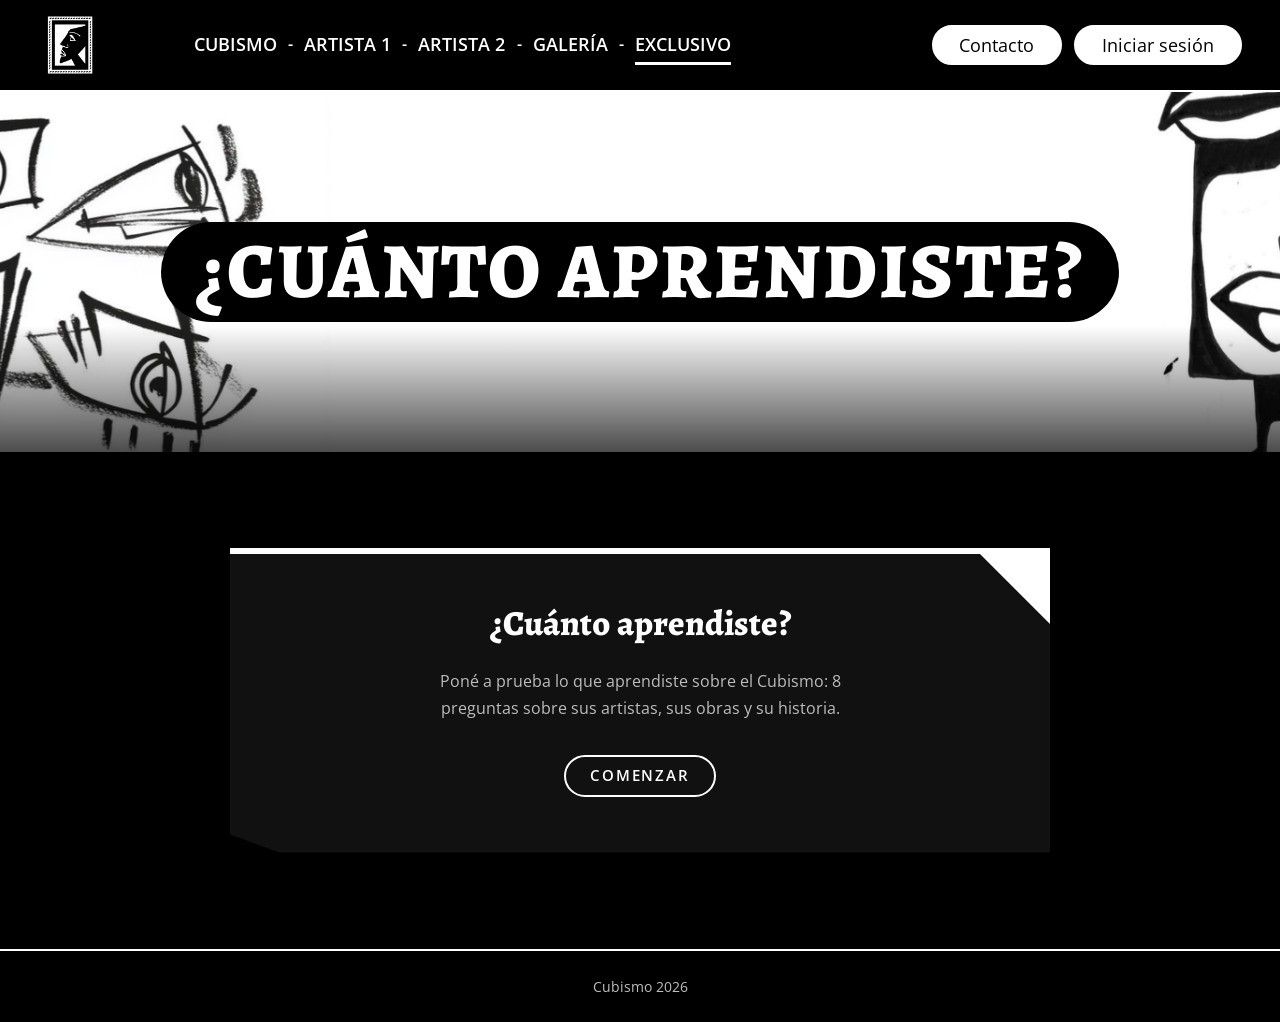
<file: exclusivo.html>
<!DOCTYPE html>
<html lang="es">
<head>
  <meta charset="UTF-8">
  <meta name="viewport" content="width=device-width, initial-scale=1.0">
  <meta name="description" content="Contenido exclusivo: juego de preguntas para poner a prueba lo que aprendiste sobre el cubismo, sus artistas y sus obras.">
  <title>Cubismo | Exclusivo</title>
  <link rel="icon" href="img/logo.png" type="image/png">

  <!-- Tipografías de Google Fonts: Alegreya (títulos) y Open Sans (textos) -->
  <link rel="preconnect" href="https://fonts.googleapis.com">
  <link rel="preconnect" href="https://fonts.gstatic.com" crossorigin>
  <link rel="stylesheet" href="https://fonts.googleapis.com/css2?family=Alegreya:ital,wght@0,700;0,800;1,400;1,700&amp;family=Open+Sans:wght@400;600;700&amp;display=swap">

  <!-- Hoja de estilos única del sitio -->
  <link rel="stylesheet" href="css/estilos.css">

  <!-- JavaScript externo: "defer" lo ejecuta cuando el HTML terminó de cargarse -->
  <script src="js/main.js" defer></script>

  <!-- Juego de preguntas: solo se usa en esta página -->
  <script src="js/quiz.js" defer></script>
</head>
<body>

  <!-- Link oculto para saltar el menú con el teclado (accesibilidad) -->
  <a class="salto" href="#contenido">Saltar al contenido</a>

  <!-- ================= HEADER (igual en todas las páginas) ================= -->
  <header class="site-header">
    <div class="site-header__inner">
      <a class="logo" href="index.html">
        <img src="img/logocubismo.png" alt="Logo de Cubismo: retrato de perfil en estilo cubista, en blanco y negro. Ir al inicio" width="64" height="64">
      </a>

      <!-- Botón hamburguesa: solo se ve en mobile y tablet -->
      <button class="menu-toggle" type="button" aria-expanded="false" aria-controls="menu-principal" aria-label="Abrir menú">
        <span class="menu-toggle__barra"></span>
        <span class="menu-toggle__barra"></span>
        <span class="menu-toggle__barra"></span>
      </button>

      <!-- Agrupa navegación y botones para poder desplegarlos juntos en mobile -->
      <div class="menu" id="menu-principal">
        <nav class="nav-principal" aria-label="Menú principal">
          <ul>
            <li><a href="cubismo.html">Cubismo</a></li>
            <li><a href="picasso.html" title="Pablo Picasso">Artista 1</a></li>
            <li><a href="braque.html" title="Georges Braque">Artista 2</a></li>
            <li><a href="galeria.html">Galería</a></li>
            <li><a href="exclusivo.html">Exclusivo</a></li>
          </ul>
        </nav>
        <div class="header-botones">
          <a class="btn btn--claro" href="contacto.html">Contacto</a>
          <a class="btn btn--claro" href="login.html">Iniciar sesión</a>
        </div>
      </div>
    </div>
  </header>

  <main id="contenido">

    <!-- HERO interno (40vh) -->
    <section class="hero hero--interna hero--exclusivo">
      <div class="hero__contenido">
        <h1 class="hero__titulo">¿Cuánto aprendiste?</h1>
      </div>
    </section>

    <!-- QUIZ EXCLUSIVO
         Solo está el contenedor: las preguntas y pantallas las genera js/quiz.js.
         PHP desactivado: el juego está abierto para todos. -->
    <section class="seccion" aria-label="Juego de preguntas sobre el cubismo">
      <div class="contenedor">
        <div class="quiz" id="quiz">
          <noscript>
            <p>Este juego necesita JavaScript activado para funcionar.</p>
          </noscript>
        </div>
      </div>
    </section>

  </main>

  <!-- ================= FOOTER (igual en todas las páginas) ================= -->
  <footer class="site-footer">
    <div class="contenedor">
      <p class="site-footer__copy">Cubismo 2026</p>
    </div>
  </footer>

</body>
</html>
</file>
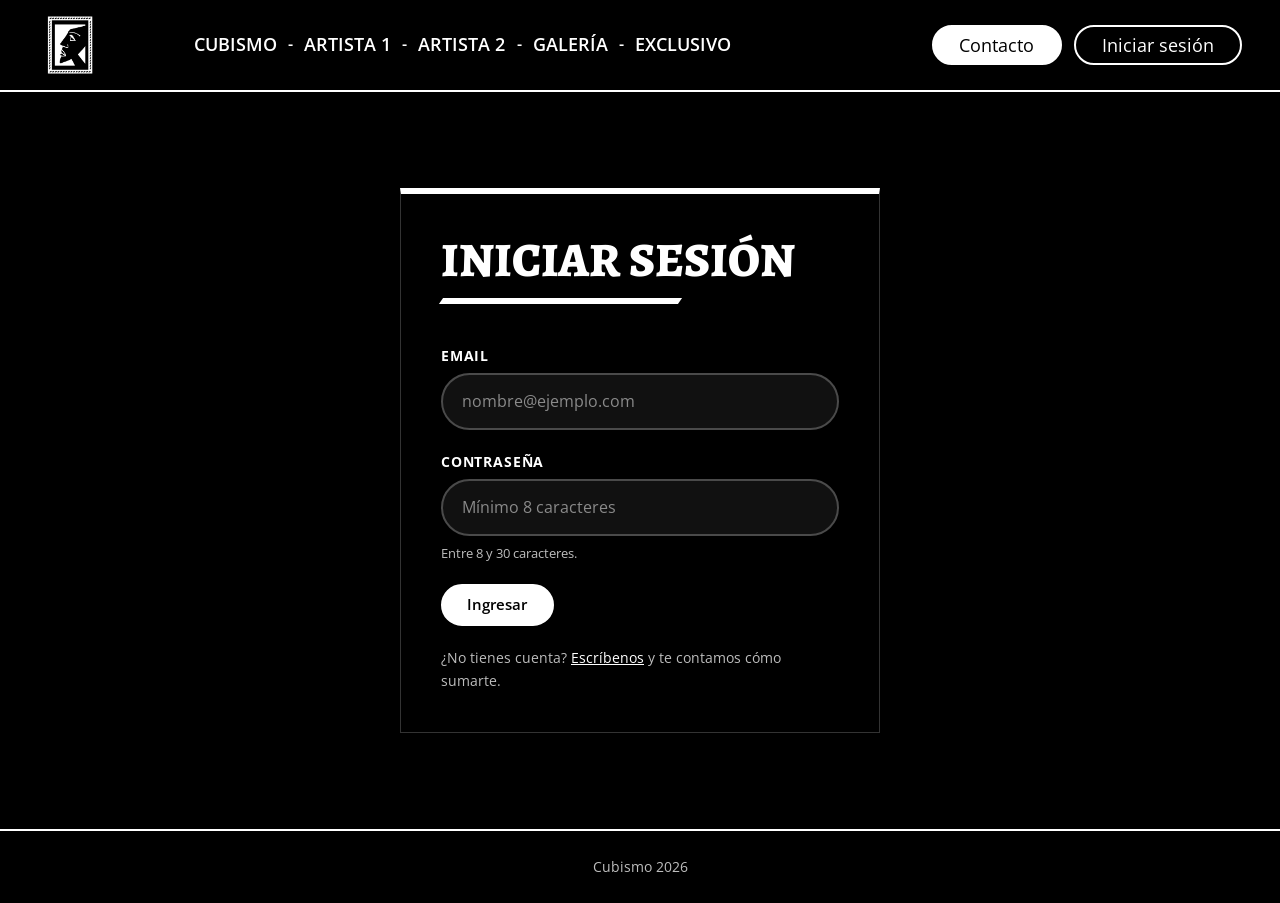
<file: login.html>
<!DOCTYPE html>
<html lang="es">
<head>
  <meta charset="UTF-8">
  <meta name="viewport" content="width=device-width, initial-scale=1.0">
  <meta name="description" content="Iniciar sesión en el sitio Cubismo.">
  <title>Cubismo | Iniciar sesión</title>
  <link rel="icon" href="img/logo.png" type="image/png">

  <!-- Tipografías de Google Fonts: Alegreya (títulos) y Open Sans (textos) -->
  <link rel="preconnect" href="https://fonts.googleapis.com">
  <link rel="preconnect" href="https://fonts.gstatic.com" crossorigin>
  <link rel="stylesheet" href="https://fonts.googleapis.com/css2?family=Alegreya:ital,wght@0,700;0,800;1,400;1,700&amp;family=Open+Sans:wght@400;600;700&amp;display=swap">

  <!-- Hoja de estilos única del sitio -->
  <link rel="stylesheet" href="css/estilos.css">

  <!-- JavaScript externo: "defer" lo ejecuta cuando el HTML terminó de cargarse -->
  <script src="js/main.js" defer></script>
</head>
<body>

  <!-- Link oculto para saltar el menú con el teclado (accesibilidad) -->
  <a class="salto" href="#contenido">Saltar al contenido</a>

  <!-- ================= HEADER (igual en todas las páginas) ================= -->
  <header class="site-header">
    <div class="site-header__inner">
      <a class="logo" href="index.html">
        <img src="img/logocubismo.png" alt="Logo de Cubismo: retrato de perfil en estilo cubista, en blanco y negro. Ir al inicio" width="64" height="64">
      </a>

      <!-- Botón hamburguesa: solo se ve en mobile y tablet -->
      <button class="menu-toggle" type="button" aria-expanded="false" aria-controls="menu-principal" aria-label="Abrir menú">
        <span class="menu-toggle__barra"></span>
        <span class="menu-toggle__barra"></span>
        <span class="menu-toggle__barra"></span>
      </button>

      <!-- Agrupa navegación y botones para poder desplegarlos juntos en mobile -->
      <div class="menu" id="menu-principal">
        <nav class="nav-principal" aria-label="Menú principal">
          <ul>
            <li><a href="cubismo.html">Cubismo</a></li>
            <li><a href="picasso.html" title="Pablo Picasso">Artista 1</a></li>
            <li><a href="braque.html" title="Georges Braque">Artista 2</a></li>
            <li><a href="galeria.html">Galería</a></li>
            <li><a href="exclusivo.html">Exclusivo</a></li>
          </ul>
        </nav>
        <div class="header-botones">
          <a class="btn btn--claro" href="contacto.html">Contacto</a>
          <a class="btn btn--claro" href="login.html">Iniciar sesión</a>
        </div>
      </div>
    </div>
  </header>

  <main id="contenido">

    <section class="seccion" aria-labelledby="titulo-login">
      <div class="contenedor">

        <!-- LOGIN DESACTIVADO
             El inicio de sesión funciona con PHP (login.php), que por ahora
             está desactivado. Mientras tanto, al enviar el
             formulario main.js muestra un aviso en lugar de enviarlo. -->
        <form class="formulario formulario--angosto reveal" action="#" method="post" data-desactivado>
          <h1 class="titulo-seccion" id="titulo-login">Iniciar sesión</h1>

          <div class="campo">
            <label for="login-email">Email</label>
            <input type="email" id="login-email" name="email" placeholder="nombre@ejemplo.com" required maxlength="80" autocomplete="email">
          </div>

          <div class="campo">
            <label for="login-clave">Contraseña</label>
            <input type="password" id="login-clave" name="clave" placeholder="Mínimo 8 caracteres" required minlength="8" maxlength="30" autocomplete="current-password" aria-describedby="ayuda-clave">
            <span class="campo__ayuda" id="ayuda-clave">Entre 8 y 30 caracteres.</span>
          </div>

          <button class="btn btn--violeta" type="submit">Ingresar</button>

          <!-- Aviso que muestra main.js al enviar (role="status" lo anuncia a lectores de pantalla) -->
          <div class="aviso" role="status" hidden>
            <p>El inicio de sesión no está disponible por el momento.</p>
          </div>

          <p class="formulario__nota">¿No tienes cuenta? <a href="contacto.html">Escríbenos</a> y te contamos cómo sumarte.</p>
        </form>
      </div>
    </section>

  </main>

  <!-- ================= FOOTER (igual en todas las páginas) ================= -->
  <footer class="site-footer">
    <div class="contenedor">
      <p class="site-footer__copy">Cubismo 2026</p>
    </div>
  </footer>

</body>
</html>
</file>
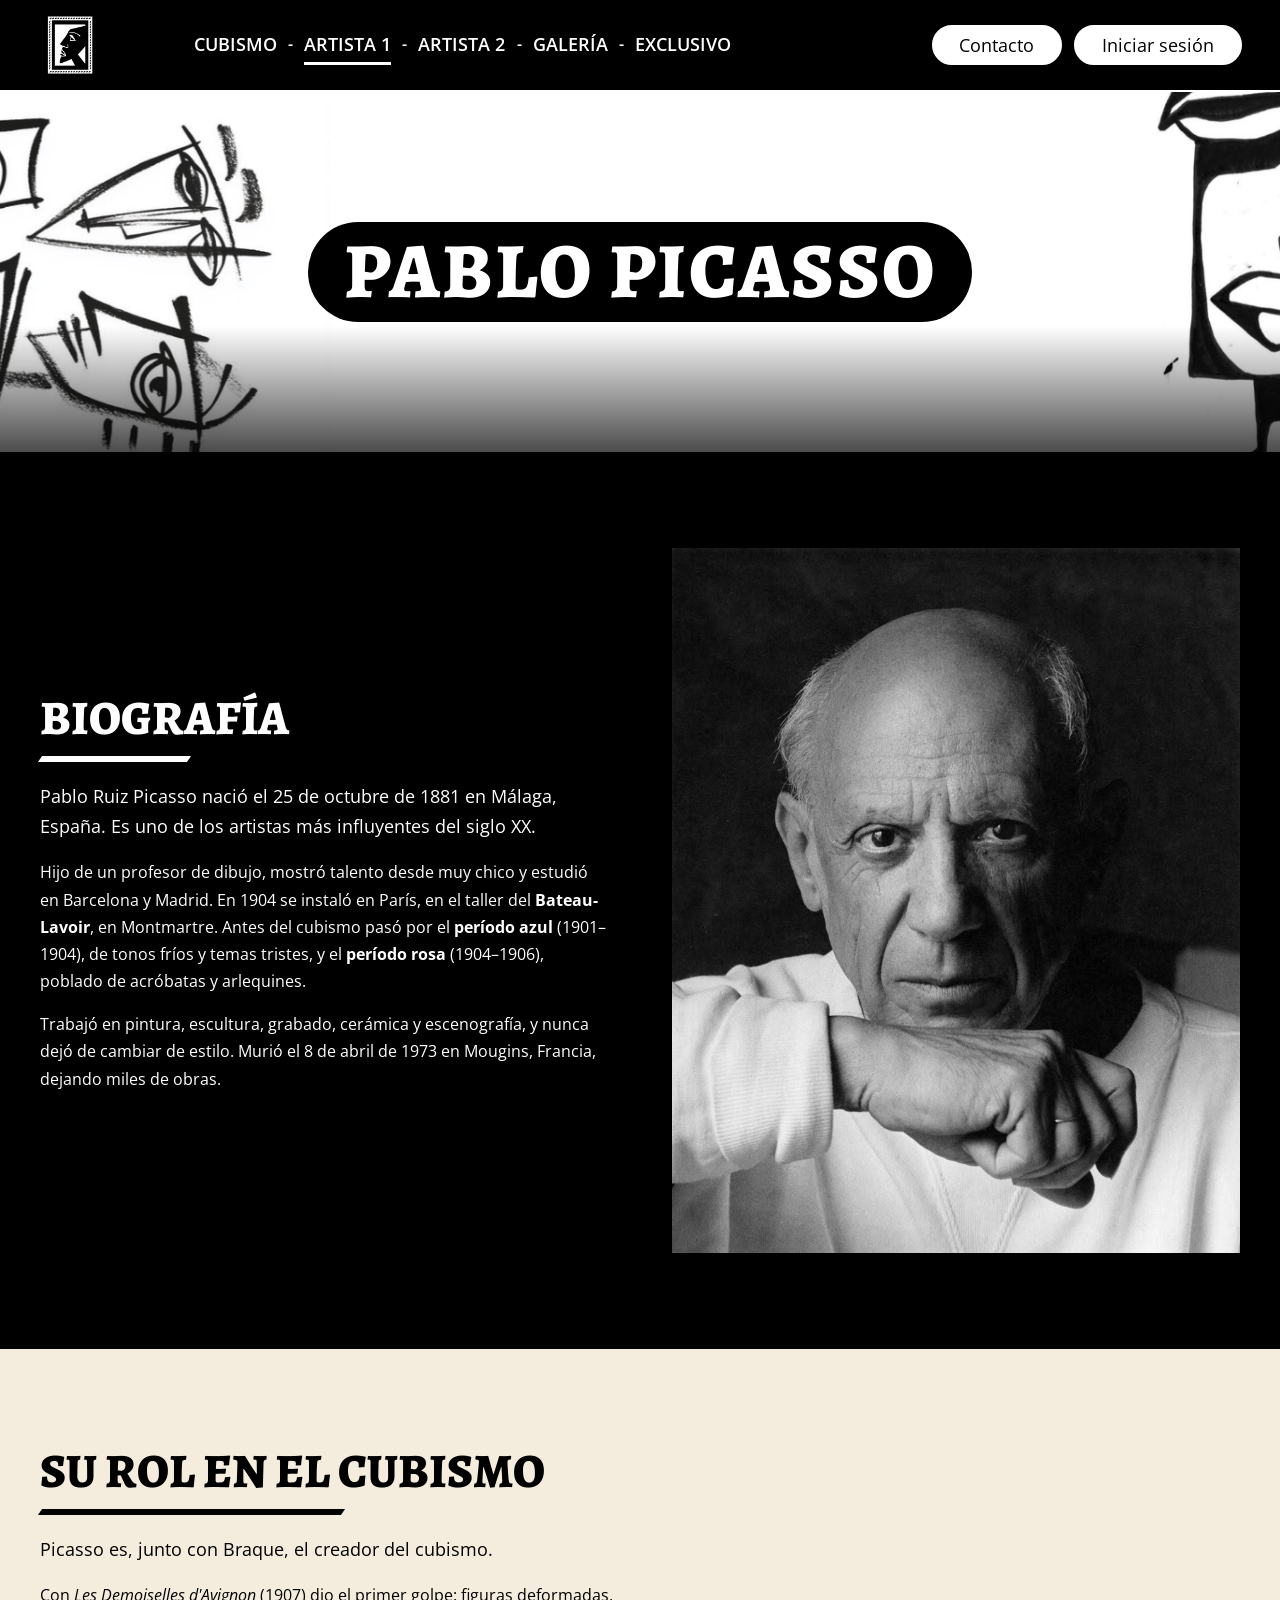
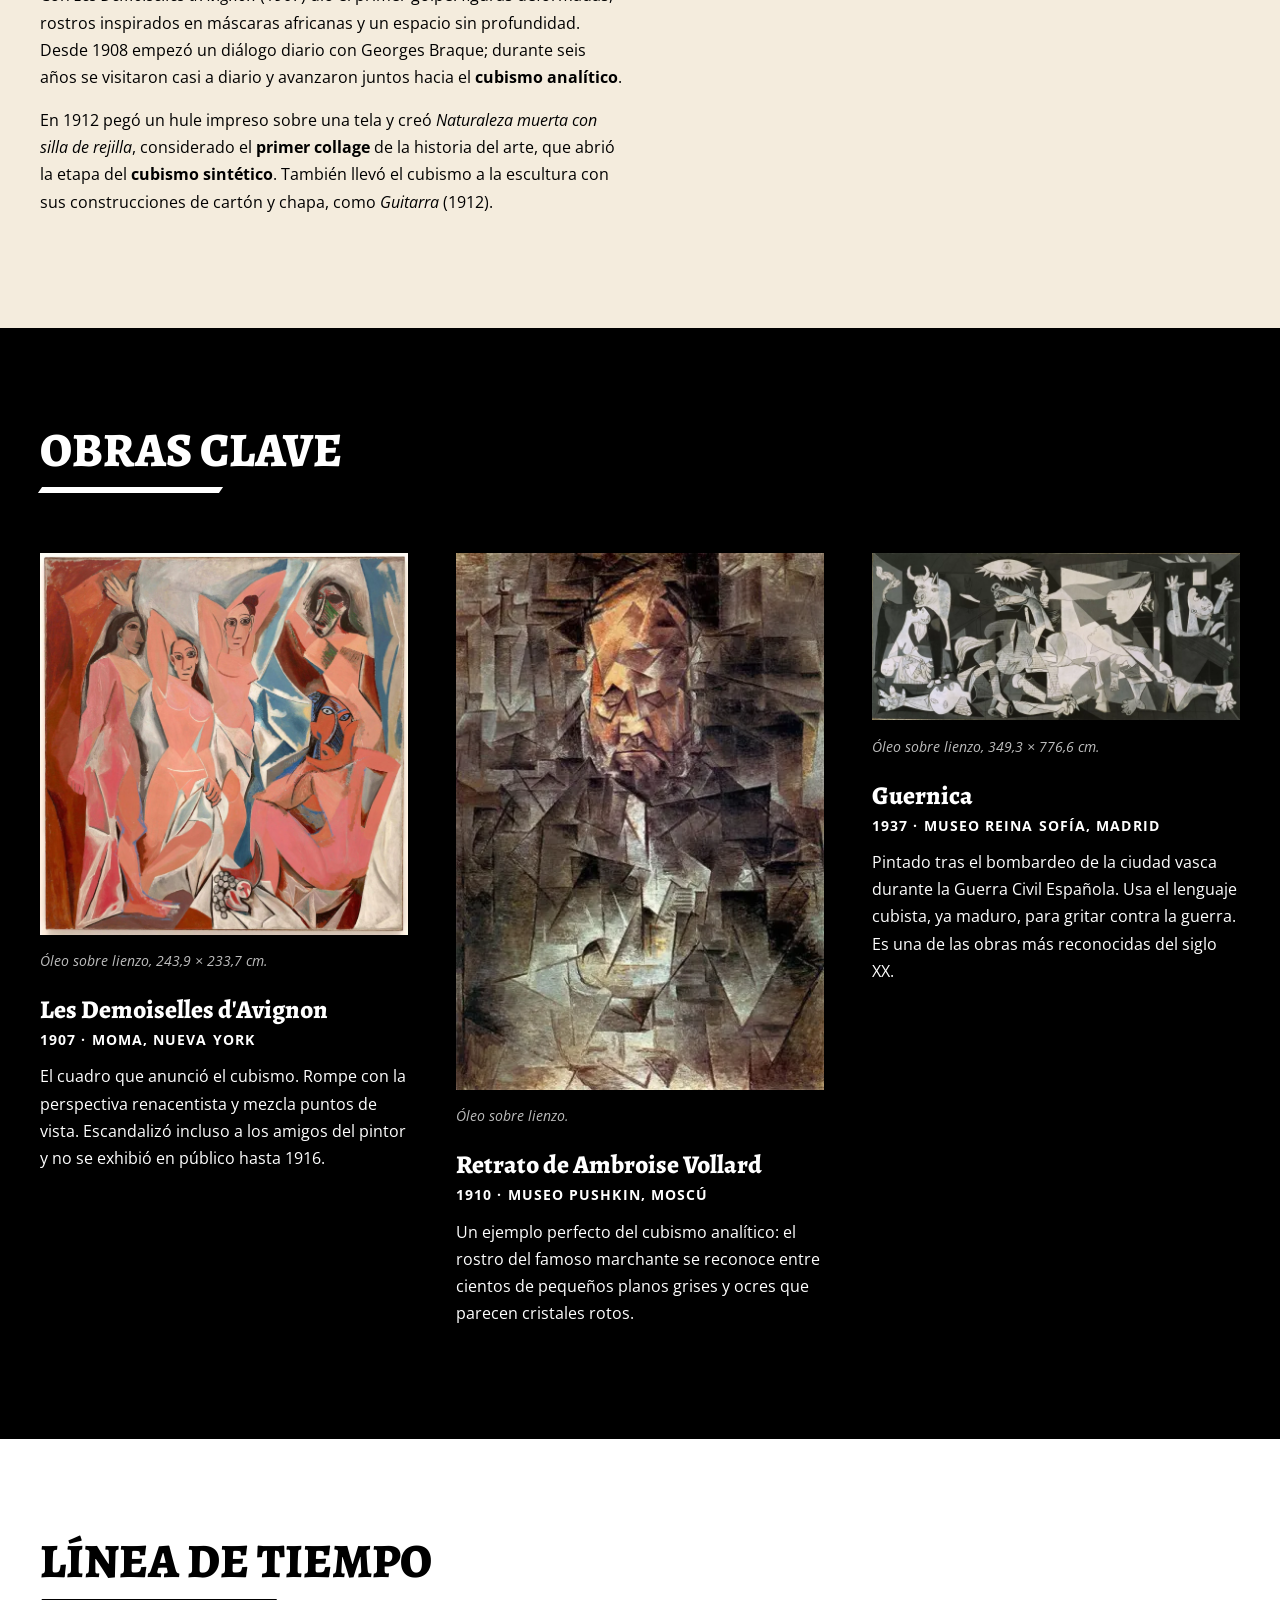
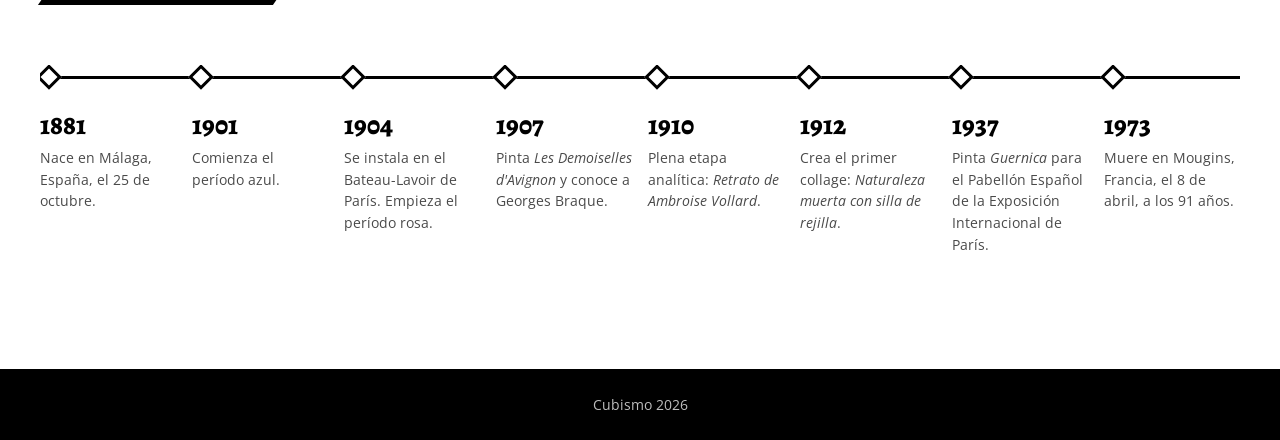
<file: picasso.html>
<!DOCTYPE html>
<html lang="es">
<head>
  <meta charset="UTF-8">
  <meta name="viewport" content="width=device-width, initial-scale=1.0">
  <meta name="description" content="Pablo Picasso: biografía, su rol en el cubismo, obras clave y línea de tiempo.">
  <title>Cubismo | Artista 1: Pablo Picasso</title>
  <link rel="icon" href="img/logo.png" type="image/png">

  <!-- Tipografías de Google Fonts: Alegreya (títulos) y Open Sans (textos) -->
  <link rel="preconnect" href="https://fonts.googleapis.com">
  <link rel="preconnect" href="https://fonts.gstatic.com" crossorigin>
  <link rel="stylesheet" href="https://fonts.googleapis.com/css2?family=Alegreya:ital,wght@0,700;0,800;1,400;1,700&amp;family=Open+Sans:wght@400;600;700&amp;display=swap">

  <!-- Hoja de estilos única del sitio -->
  <link rel="stylesheet" href="css/estilos.css">

  <!-- JavaScript externo: "defer" lo ejecuta cuando el HTML terminó de cargarse -->
  <script src="js/main.js" defer></script>
</head>
<body>

  <!-- Link oculto para saltar el menú con el teclado (accesibilidad) -->
  <a class="salto" href="#contenido">Saltar al contenido</a>

  <!-- ================= HEADER (igual en todas las páginas) ================= -->
  <header class="site-header">
    <div class="site-header__inner">
      <a class="logo" href="index.html">
        <img src="img/logocubismo.png" alt="Logo de Cubismo: retrato de perfil en estilo cubista, en blanco y negro. Ir al inicio" width="64" height="64">
      </a>

      <!-- Botón hamburguesa: solo se ve en mobile y tablet -->
      <button class="menu-toggle" type="button" aria-expanded="false" aria-controls="menu-principal" aria-label="Abrir menú">
        <span class="menu-toggle__barra"></span>
        <span class="menu-toggle__barra"></span>
        <span class="menu-toggle__barra"></span>
      </button>

      <!-- Agrupa navegación y botones para poder desplegarlos juntos en mobile -->
      <div class="menu" id="menu-principal">
        <nav class="nav-principal" aria-label="Menú principal">
          <ul>
            <li><a href="cubismo.html">Cubismo</a></li>
            <li><a href="picasso.html" title="Pablo Picasso">Artista 1</a></li>
            <li><a href="braque.html" title="Georges Braque">Artista 2</a></li>
            <li><a href="galeria.html">Galería</a></li>
            <li><a href="exclusivo.html">Exclusivo</a></li>
          </ul>
        </nav>
        <div class="header-botones">
          <a class="btn btn--claro" href="contacto.html">Contacto</a>
          <a class="btn btn--claro" href="login.html">Iniciar sesión</a>
        </div>
      </div>
    </div>
  </header>

  <main id="contenido">

    <!-- HERO interno (40vh) -->
    <section class="hero hero--interna hero--picasso">
      <div class="hero__contenido">
        <h1 class="hero__titulo">Pablo Picasso</h1>
      </div>
    </section>

    <!-- BIOGRAFÍA -->
    <section class="seccion" aria-labelledby="titulo-bio">
      <div class="contenedor dos-columnas">
        <article class="texto reveal">
          <h2 class="titulo-seccion" id="titulo-bio">Biografía</h2>
          <p class="bajada">Pablo Ruiz Picasso nació el 25 de octubre de 1881 en Málaga, España. Es uno de los artistas más influyentes del siglo XX.</p>
          <p>Hijo de un profesor de dibujo, mostró talento desde muy chico y estudió en Barcelona y Madrid. En 1904 se instaló en París, en el taller del <strong>Bateau-Lavoir</strong>, en Montmartre. Antes del cubismo pasó por el <strong>período azul</strong> (1901–1904), de tonos fríos y temas tristes, y el <strong>período rosa</strong> (1904–1906), poblado de acróbatas y arlequines.</p>
          <p>Trabajó en pintura, escultura, grabado, cerámica y escenografía, y nunca dejó de cambiar de estilo. Murió el 8 de abril de 1973 en Mougins, Francia, dejando miles de obras.</p>
        </article>

        <figure class="figura-cubista figura-cubista--recta reveal">
          <img src="img/pica02.jpg" alt="Fotografía en blanco y negro de Pablo Picasso ya mayor, de mirada intensa, con el mentón apoyado sobre el brazo y un buzo blanco" width="803" height="997" loading="lazy">
        </figure>
      </div>
    </section>

    <!-- ROL EN EL CUBISMO -->
    <section class="seccion seccion--clara" aria-labelledby="titulo-rol">
      <div class="contenedor">
        <article class="texto reveal">
          <h2 class="titulo-seccion" id="titulo-rol">Su rol en el cubismo</h2>
          <p class="bajada">Picasso es, junto con Braque, el creador del cubismo.</p>
          <p>Con <cite>Les Demoiselles d'Avignon</cite> (1907) dio el primer golpe: figuras deformadas, rostros inspirados en máscaras africanas y un espacio sin profundidad. Desde 1908 empezó un diálogo diario con Georges Braque; durante seis años se visitaron casi a diario y avanzaron juntos hacia el <strong>cubismo analítico</strong>.</p>
          <p>En 1912 pegó un hule impreso sobre una tela y creó <cite>Naturaleza muerta con silla de rejilla</cite>, considerado el <strong>primer collage</strong> de la historia del arte, que abrió la etapa del <strong>cubismo sintético</strong>. También llevó el cubismo a la escultura con sus construcciones de cartón y chapa, como <cite>Guitarra</cite> (1912).</p>
        </article>
      </div>
    </section>

    <!-- OBRAS CLAVE -->
    <section class="seccion" aria-labelledby="titulo-obras">
      <div class="contenedor">
        <h2 class="titulo-seccion" id="titulo-obras">Obras clave</h2>

        <div class="obras">
          <article class="obra reveal">
            <figure class="figura-cubista figura-cubista--recta">
              <img src="img/lasseñoritas.webp" alt="Les Demoiselles d'Avignon: cinco mujeres desnudas de cuerpos angulosos, dos con rostros de máscara africana" width="1500" height="1554" loading="lazy">
              <figcaption>Óleo sobre lienzo, 243,9 × 233,7 cm.</figcaption>
            </figure>
            <h3>Les Demoiselles d'Avignon</h3>
            <span class="obra__datos">1907 · MoMA, Nueva York</span>
            <p>El cuadro que anunció el cubismo. Rompe con la perspectiva renacentista y mezcla puntos de vista. Escandalizó incluso a los amigos del pintor y no se exhibió en público hasta 1916.</p>
          </article>

          <article class="obra reveal">
            <figure class="figura-cubista figura-cubista--recta">
              <img src="img/retrato.webp" alt="Retrato de Ambroise Vollard: el rostro del marchante emerge entre facetas grises y ocres" width="365" height="532" loading="lazy">
              <figcaption>Óleo sobre lienzo.</figcaption>
            </figure>
            <h3>Retrato de Ambroise Vollard</h3>
            <span class="obra__datos">1910 · Museo Pushkin, Moscú</span>
            <p>Un ejemplo perfecto del cubismo analítico: el rostro del famoso marchante se reconoce entre cientos de pequeños planos grises y ocres que parecen cristales rotos.</p>
          </article>

          <article class="obra reveal">
            <figure class="figura-cubista figura-cubista--recta">
              <img src="img/guernica.webp" alt="Guernica: mural en blanco, negro y grises con un toro, un caballo herido, una madre con su hijo muerto y figuras que gritan" width="1500" height="680" loading="lazy">
              <figcaption>Óleo sobre lienzo, 349,3 × 776,6 cm.</figcaption>
            </figure>
            <h3>Guernica</h3>
            <span class="obra__datos">1937 · Museo Reina Sofía, Madrid</span>
            <p>Pintado tras el bombardeo de la ciudad vasca durante la Guerra Civil Española. Usa el lenguaje cubista, ya maduro, para gritar contra la guerra. Es una de las obras más reconocidas del siglo XX.</p>
          </article>
        </div>
      </div>
    </section>

    <!-- LÍNEA DE TIEMPO -->
    <section class="seccion seccion--blanca" aria-labelledby="titulo-linea">
      <div class="contenedor">
        <h2 class="titulo-seccion" id="titulo-linea">Línea de tiempo</h2>

        <ol class="linea-tiempo reveal">
          <li><time datetime="1881">1881</time><p>Nace en Málaga, España, el 25 de octubre.</p></li>
          <li><time datetime="1901">1901</time><p>Comienza el período azul.</p></li>
          <li><time datetime="1904">1904</time><p>Se instala en el Bateau-Lavoir de París. Empieza el período rosa.</p></li>
          <li><time datetime="1907">1907</time><p>Pinta <cite>Les Demoiselles d'Avignon</cite> y conoce a Georges Braque.</p></li>
          <li><time datetime="1910">1910</time><p>Plena etapa analítica: <cite>Retrato de Ambroise Vollard</cite>.</p></li>
          <li><time datetime="1912">1912</time><p>Crea el primer collage: <cite>Naturaleza muerta con silla de rejilla</cite>.</p></li>
          <li><time datetime="1937">1937</time><p>Pinta <cite>Guernica</cite> para el Pabellón Español de la Exposición Internacional de París.</p></li>
          <li><time datetime="1973">1973</time><p>Muere en Mougins, Francia, el 8 de abril, a los 91 años.</p></li>
        </ol>
      </div>
    </section>

  </main>

  <!-- ================= FOOTER (igual en todas las páginas) ================= -->
  <footer class="site-footer">
    <div class="contenedor">
      <p class="site-footer__copy">Cubismo 2026</p>
    </div>
  </footer>

</body>
</html>
</file>
<file: css/estilos.css>
@charset "UTF-8";
/* ==========================================================================
   CUBISMO · estilos.css
   Hoja de estilos única del sitio (enlazada desde todas las páginas).
   Enfoque MOBILE FIRST: primero se escriben los estilos para celulares y
   al final, con media queries, se adaptan a tablet (768px) y escritorio (1024px).

   ÍNDICE
   1.  Variables (colores, tipografías, medidas)
   2.  Reset y estilos base
   3.  Utilidades (contenedor, botones, títulos, accesibilidad)
   4.  Animación de aparición al hacer scroll
   5.  Header y navegación
   6.  Hero (portada con imagen de fondo)
   7.  Secciones y bloques de contenido
   8.  Home: cifras y tarjetas de acceso
   9.  Páginas internas: etapas, listas, obras, línea de tiempo
   10. Galería y lightbox
   11. Quiz exclusivo (juego de preguntas)
   12. Formularios (contacto y login)
   13. Footer
   14. Media queries: TABLET (min-width: 768px)
   15. Media queries: ESCRITORIO (min-width: 1024px)
   16. Movimiento reducido (accesibilidad)
   ========================================================================== */


/* ==========================================================================
   1. VARIABLES
   ========================================================================== */
:root {
  /* Colores: base negra y blanca de alto contraste.
     El "acento" (antes violeta) ahora es blanco en todo el sitio: se mantienen
     los nombres de las variables para no tener que cambiar cada regla. */
  --color-negro: #000000;
  --color-carbon: #111111;
  --color-grafito: #1c1c1c;
  --color-borde: #333333;
  --color-blanco: #ffffff;
  --color-crema: #f4ecdd;       /* fondo claro inspirado en el lienzo */
  --color-gris: #bdbdbd;
  --color-gris-oscuro: #4a4a4a;
  --color-violeta: var(--color-blanco);        /* acento: líneas, subrayados */
  --color-violeta-claro: var(--color-blanco);  /* acento: negritas, cifras */
  --color-error: #ff7070;
  --color-ok: #6bdc9a;

  /* Tipografías (Google Fonts, con alternativas del sistema) */
  --fuente-titulos: "Alegreya", Georgia, "Times New Roman", serif;
  --fuente-texto: "Open Sans", Arial, Helvetica, sans-serif;

  /* Medidas */
  --alto-header: 90px;
  --alto-header-chico: 68px;
  --ancho-max: 1200px;
  --radio-pildora: 999px;       /* border-radius "completo" para botones */
  --transicion: 0.3s ease;
}


/* ==========================================================================
   2. RESET Y ESTILOS BASE
   ========================================================================== */
*,
*::before,
*::after {
  box-sizing: border-box;
}

html {
  scroll-behavior: smooth;
}

body {
  margin: 0;
  font-family: var(--fuente-texto);
  font-size: 1rem;
  line-height: 1.7;
  color: var(--color-blanco);
  background-color: var(--color-negro);
}

/* Evita el scroll de la página cuando el lightbox está abierto */
body.sin-scroll {
  overflow: hidden;
}

img {
  display: block;
  max-width: 100%;
  height: auto;
}

a {
  color: inherit;
}

h1,
h2,
h3,
h4 {
  margin: 0 0 0.5em;
  font-family: var(--fuente-titulos);
  font-weight: 800;
  line-height: 1.1;
}

p {
  margin: 0 0 1em;
}

/* El atributo hidden siempre oculta, aunque la clase defina otro display */
[hidden] {
  display: none !important;
}

/* Foco visible para quienes navegan con teclado */
:focus-visible {
  outline: 3px solid var(--color-violeta);
  outline-offset: 3px;
}


/* ==========================================================================
   3. UTILIDADES
   ========================================================================== */

/* Contenedor centrado con ancho máximo */
.contenedor {
  width: min(var(--ancho-max), 100% - 2rem);
  margin-inline: auto;
}

/* Link "Saltar al contenido": aparece solo al recibir foco con Tab */
.salto {
  position: absolute;
  top: -100px;
  left: 1rem;
  z-index: 300;
  padding: 0.5rem 1.25rem;
  border-radius: var(--radio-pildora);
  background-color: var(--color-blanco);
  color: var(--color-negro);
  font-weight: 700;
  text-decoration: none;
}

.salto:focus {
  top: 1rem;
}

/* Oculta un texto a la vista pero lo deja disponible para lectores de pantalla */
.solo-lectores {
  position: absolute;
  width: 1px;
  height: 1px;
  margin: -1px;
  padding: 0;
  overflow: hidden;
  clip: rect(0 0 0 0);
  white-space: nowrap;
  border: 0;
}

/* ---------- Botones (siempre con forma de píldora) ---------- */
.btn {
  display: inline-block;
  padding: 0.6em 1.6em;
  border: 2px solid transparent;
  border-radius: var(--radio-pildora);
  font-family: var(--fuente-texto);
  font-size: 0.95rem;
  font-weight: 600;
  line-height: 1.3;
  text-align: center;
  text-decoration: none;
  cursor: pointer;
  transition: background-color var(--transicion), color var(--transicion),
    border-color var(--transicion), transform var(--transicion);
}

.btn:hover {
  transform: translateY(-2px);
}

/* Blanco con texto negro (header) */
.btn--claro {
  background-color: var(--color-blanco);
  border-color: var(--color-blanco);
  color: var(--color-negro);
}

.btn--claro:hover,
.btn--claro.is-active {
  background-color: var(--color-violeta);
  border-color: var(--color-violeta);
  color: var(--color-blanco);
}

/* Negro con texto serif espaciado (hero). En hover se invierte. */
.btn--oscuro {
  padding: 0.8em 2.4em;
  background-color: var(--color-negro);
  border-color: var(--color-negro);
  color: var(--color-blanco);
  font-family: var(--fuente-titulos);
  font-size: clamp(1.1rem, 2.5vw, 1.8rem);
  font-weight: 400;
  letter-spacing: 0.15em;
  text-transform: uppercase;
}

.btn--oscuro:hover {
  background-color: var(--color-blanco);
  border-color: var(--color-negro);
  color: var(--color-negro);
}

/* Solo borde (sobre fondos negros) */
.btn--contorno {
  background-color: transparent;
  border-color: var(--color-blanco);
  color: var(--color-blanco);
}

.btn--contorno:hover {
  background-color: var(--color-blanco);
  color: var(--color-negro);
}

/* Violeta (acciones principales de formularios) */
.btn--violeta {
  background-color: var(--color-violeta);
  border-color: var(--color-violeta);
  color: var(--color-blanco);
}

.btn--violeta:hover {
  background-color: var(--color-blanco);
  border-color: var(--color-blanco);
  color: var(--color-negro);
}

/* ---------- Títulos de sección con "plano" violeta inclinado ---------- */
.titulo-seccion {
  position: relative;
  display: inline-block;
  margin-bottom: 1.25rem;
  padding-bottom: 0.35em;
  font-size: clamp(2rem, 6vw, 3rem);
  text-transform: uppercase;
}

.titulo-seccion::after {
  content: "";
  position: absolute;
  left: 0;
  bottom: 0;
  width: 60%;
  height: 6px;
  background-color: var(--color-violeta);
  transform: skewX(-35deg);
  transform-origin: left;
}

.bajada {
  max-width: 65ch;
  font-size: 1.1rem;
}


/* ==========================================================================
   4. ANIMACIÓN DE APARICIÓN AL HACER SCROLL
   main.js agrega la clase "js" al <html> y "is-visible" a cada elemento
   ".reveal" cuando entra en pantalla (IntersectionObserver).
   Si JavaScript no funciona, el contenido se ve igual (no queda oculto).
   IMPORTANTE: .reveal se usa en contenedores, no en elementos que tengan su
   propio transform en :hover, para que las dos transiciones no se pisen.
   ========================================================================== */
.js .reveal {
  opacity: 0;
  transform: translateY(40px) skewY(2deg);
  transition: opacity 0.8s ease, transform 0.8s ease;
}

.js .reveal.is-visible {
  opacity: 1;
  transform: none;
}


/* ==========================================================================
   5. HEADER Y NAVEGACIÓN
   ========================================================================== */
.site-header {
  position: sticky;              /* queda fijo arriba al hacer scroll */
  top: 0;
  z-index: 100;
  background-color: var(--color-negro);
  border-bottom: 2px solid var(--color-violeta);
}

.site-header__inner {
  position: relative;
  display: flex;
  align-items: center;
  justify-content: space-between;
  gap: 1.5rem;
  height: var(--alto-header);
  padding-inline: clamp(1rem, 3vw, 2.5rem);
  transition: height var(--transicion);
}

/* Clase que agrega main.js al bajar: el header se achica un poco */
.site-header.is-scrolled .site-header__inner {
  height: var(--alto-header-chico);
}

/* ---------- Logo ---------- */
.logo {
  flex-shrink: 0;
  display: block;
}

.logo img {
  width: 64px;
  height: 64px;
  object-fit: cover;               /* la imagen ya trae su propio marco */
  transition: width var(--transicion), height var(--transicion);
}

.site-header.is-scrolled .logo img {
  width: 48px;
  height: 48px;
}

/* ---------- Botón hamburguesa (solo mobile y tablet) ---------- */
.menu-toggle {
  display: flex;
  flex-direction: column;
  justify-content: center;
  align-items: center;
  gap: 6px;
  width: 48px;
  height: 48px;
  padding: 0;
  background: transparent;
  border: 2px solid var(--color-blanco);
  border-radius: 50%;
  cursor: pointer;
}

.menu-toggle__barra {
  display: block;
  width: 22px;
  height: 2px;
  background-color: var(--color-blanco);
  transition: transform var(--transicion), opacity var(--transicion);
}

/* Cuando el menú está abierto, las tres barras forman una X */
.menu-toggle[aria-expanded="true"] .menu-toggle__barra:nth-child(1) {
  transform: translateY(8px) rotate(45deg);
}

.menu-toggle[aria-expanded="true"] .menu-toggle__barra:nth-child(2) {
  opacity: 0;
}

.menu-toggle[aria-expanded="true"] .menu-toggle__barra:nth-child(3) {
  transform: translateY(-8px) rotate(-45deg);
}

/* ---------- Panel desplegable (mobile) ---------- */
.menu {
  position: absolute;
  top: 100%;
  left: 0;
  right: 0;
  display: none;
  flex-direction: column;
  gap: 1.5rem;
  padding: 1.5rem clamp(1rem, 3vw, 2.5rem) 3rem;
  background-color: var(--color-negro);
  border-bottom: 2px solid var(--color-violeta);
  /* borde inferior en diagonal: detalle cubista */
  clip-path: polygon(0 0, 100% 0, 100% 88%, 0 100%);
}

.menu.is-open {
  display: flex;
  animation: desplegar 0.3s ease;
}

@keyframes desplegar {
  from {
    opacity: 0;
    transform: translateY(-10px);
  }
  to {
    opacity: 1;
    transform: none;
  }
}

.nav-principal ul {
  display: flex;
  flex-direction: column;
  margin: 0;
  padding: 0;
  list-style: none;
}

.nav-principal a {
  display: block;
  padding: 0.6rem 0;
  color: var(--color-blanco);
  font-weight: 600;
  letter-spacing: 0.08em;
  text-decoration: none;
  text-transform: uppercase;   /* el texto va en MAYÚSCULAS desde CSS */
  transition: color var(--transicion), box-shadow var(--transicion);
}

.nav-principal a:hover {
  color: var(--color-violeta-claro);
}

/* Link de la página actual (clase agregada por main.js) */
.nav-principal a.is-active {
  color: var(--color-violeta-claro);
  box-shadow: inset 0 -3px 0 var(--color-violeta);
}

.header-botones {
  display: flex;
  flex-wrap: wrap;
  gap: 0.75rem;
}


/* ==========================================================================
   6. HERO
   ========================================================================== */
.hero {
  position: relative;
  isolation: isolate;          /* crea un contexto para las capas decorativas */
  display: grid;
  place-items: center;
  min-height: 85vh;
  padding: 3rem 1rem;
  overflow: hidden;
  background-color: var(--color-grafito);
  background-position: center;
  background-size: cover;      /* la imagen cubre todo el bloque */
  text-align: center;
}

/* Degradado suave abajo para que el hero se funda con la sección negra */
.hero::after {
  content: "";
  position: absolute;
  inset: 0;
  z-index: -1;
  background: linear-gradient(to bottom, transparent 65%, rgba(0, 0, 0, 0.7));
}

/* Hero de páginas internas: más bajo */
.hero--interna {
  min-height: 40vh;
}

.hero__contenido {
  display: flex;
  flex-direction: column;
  align-items: center;
  gap: 1rem;
}

/* H1 blanco dentro de un bloque negro sólido ajustado al texto */
.hero__titulo {
  display: inline-block;
  margin: 0;
  padding: 0.08em 0.3em 0.15em;
  background-color: var(--color-negro);
  color: var(--color-blanco);
  font-family: var(--fuente-titulos);
  font-size: clamp(3.5rem, 15vw, 9.5rem);
  font-weight: 800;
  letter-spacing: 0.03em;
  line-height: 1;
  text-transform: uppercase;
}

/* Bloque negro ovalado (píldora) ajustado casi justo al texto */
.hero--home .hero__titulo,
.hero--historia .hero__titulo,
.hero--picasso .hero__titulo,
.hero--braque .hero__titulo,
.hero--galeria .hero__titulo,
.hero--exclusivo .hero__titulo {
  padding: 0.06em 0.45em 0.08em; /* el padding lateral deja lugar a las puntas redondeadas */
  border-radius: var(--radio-pildora);
  line-height: 0.9;
}

.hero--interna .hero__titulo {
  font-size: clamp(2.2rem, 8vw, 4.5rem);
}

/* Cubismo, artistas, galería y exclusivo: mismo título sobre la misma imagen */
.hero--historia .hero__titulo,
.hero--picasso .hero__titulo,
.hero--braque .hero__titulo,
.hero--galeria .hero__titulo,
.hero--exclusivo .hero__titulo {
  font-size: clamp(2.2rem, 7.65vw, 4.9rem);
  padding-block: 0.18em 0.2em;   /* píldora un poco más alta que en la home */
}

/* Texto breve debajo del H1 en páginas internas */
.hero__bajada {
  margin: 0;
  padding: 0.4em 1.2em;
  max-width: 40ch;
  background-color: var(--color-blanco);
  color: var(--color-negro);
  font-weight: 600;
  clip-path: polygon(2% 0, 100% 0, 98% 100%, 0 100%);
}

/* Imagen de fondo de cada hero (rutas relativas al archivo CSS) */
.hero--home      { background-image: url("../img/heroimg03.png"); }
.hero--historia  { background-image: url("../img/QUEESELCU02.png"); }
.hero--picasso   { background-image: url("../img/QUEESELCU02.png"); }
.hero--braque    { background-image: url("../img/QUEESELCU02.png"); }
.hero--galeria   { background-image: url("../img/QUEESELCU02.png"); }
.hero--exclusivo { background-image: url("../img/QUEESELCU02.png"); }
.hero--contacto  { background-image: url("../img/hero-contacto.jpg"); }
.hero--login     { background-image: url("../img/hero-login.jpg"); }


/* ==========================================================================
   7. SECCIONES Y BLOQUES DE CONTENIDO
   ========================================================================== */
.seccion {
  padding-block: clamp(3rem, 8vw, 6rem);
}

/* Variante clara: fondo crema y texto negro, para alternar el ritmo */
.seccion--clara {
  background-color: var(--color-crema);
  color: var(--color-negro);
}

.seccion--grafito {
  background-color: var(--color-carbon);
}

/* Dos columnas (texto + imagen). En mobile se apilan. */
.dos-columnas {
  display: grid;
  gap: 3rem;
  align-items: center;
}

.texto p {
  max-width: 65ch;
}

.texto strong {
  color: var(--color-violeta-claro);
}

.seccion--clara .texto strong {
  color: var(--color-violeta);
}

/* Figura con recorte poligonal y plano violeta superpuesto por detrás */
.figura-cubista {
  position: relative;
  isolation: isolate;
  margin: 0;
}

.figura-cubista::before {
  content: "";
  position: absolute;
  inset: 8% -4% 10% 10%;
  z-index: -1;
  background-color: var(--color-violeta);
  clip-path: polygon(12% 0, 100% 8%, 90% 100%, 0 85%);
  transform: rotate(4deg);
}

.figura-cubista img {
  width: 100%;
  clip-path: polygon(0 4%, 96% 0, 100% 94%, 5% 100%);
}

/* Variante recta: sin inclinación ni plano violeta detrás (foto de la home) */
.figura-cubista--recta::before {
  content: none;
}

.figura-cubista--recta img {
  clip-path: none;
}

.figura-cubista figcaption {
  margin-top: 0.9rem;
  color: var(--color-gris);
  font-size: 0.85rem;
  font-style: italic;
}

.seccion--clara .figura-cubista figcaption {
  color: var(--color-gris-oscuro);
}

/* Llamado a la acción al final de las páginas */
.cta {
  display: flex;
  flex-direction: column;
  align-items: flex-start;
  gap: 1.25rem;
  padding: 2.5rem 1.5rem;
  background-color: var(--color-negro);
  border-left: 8px solid var(--color-violeta);
  clip-path: polygon(0 0, 100% 6%, 100% 100%, 0 94%);
}

.cta h2 {
  margin: 0;
  font-size: clamp(1.6rem, 5vw, 2.4rem);
}

.cta p {
  margin: 0;
}

.cta__botones {
  display: flex;
  flex-wrap: wrap;
  gap: 0.75rem;
}


/* ==========================================================================
   8. HOME: CIFRAS Y TARJETAS DE ACCESO
   ========================================================================== */

/* Franja de fechas clave */
.cifras {
  display: grid;
  gap: 1.5rem;
  margin: 0;
  padding: 0;
  list-style: none;
}

.cifras li {
  min-height: 260px;
  padding: 2.5rem 3rem 2.5rem 2rem;
  background-color: var(--color-negro);
  color: var(--color-blanco);
  font-size: 1.15rem;
  clip-path: polygon(0 0, 100% 0, 94% 100%, 0 100%);
}

.cifras__numero {
  display: block;
  margin-bottom: 0.75rem;
  color: var(--color-violeta-claro);
  font-family: var(--fuente-titulos);
  font-size: clamp(3.5rem, 6vw, 4.5rem);
  font-weight: 800;
  line-height: 1;
}

/* Tarjetas con recorte geométrico */
.tarjetas {
  display: grid;
  gap: 2rem;
  margin-top: 2.5rem;
}

.tarjeta {
  position: relative;
  display: flex;
  flex-direction: column;
  background-color: var(--color-grafito);
  clip-path: polygon(0 0, 100% 3%, 97% 100%, 2% 97%);
  transition: clip-path 0.5s ease, transform 0.5s ease;
}

/* Dos "fragmentos" (planos semitransparentes) que aparecen en hover */
.tarjeta::before,
.tarjeta::after {
  content: "";
  position: absolute;
  inset: 0;
  z-index: 1;
  pointer-events: none;        /* no bloquean los clics en los botones */
  transition: clip-path 0.5s ease;
}

.tarjeta::before {
  background-color: rgba(123, 63, 228, 0.6);
  clip-path: polygon(0 0, 0 0, 0 0);
}

.tarjeta::after {
  background-color: rgba(255, 255, 255, 0.3);
  clip-path: polygon(100% 0, 100% 0, 100% 0);
}

.tarjeta:hover::before,
.tarjeta:focus-within::before {
  clip-path: polygon(0 0, 65% 0, 0 40%);
}

.tarjeta:hover::after,
.tarjeta:focus-within::after {
  clip-path: polygon(45% 0, 100% 0, 100% 30%);
}

/* En hover la tarjeta cambia su recorte y se inclina ("se fragmenta") */
.tarjeta:hover,
.tarjeta:focus-within {
  clip-path: polygon(3% 2%, 100% 0, 98% 97%, 0 100%);
  transform: rotate(-1.5deg) scale(1.02);
}

.tarjeta:nth-child(2):hover,
.tarjeta:nth-child(2):focus-within {
  transform: rotate(1.5deg) scale(1.02);
}

.tarjeta__imagen {
  width: 100%;
  aspect-ratio: 4 / 3;
  object-fit: cover;
}

.tarjeta__cuerpo {
  display: flex;
  flex: 1;
  flex-direction: column;
  gap: 0.75rem;
  padding: 1.5rem 1.5rem 2.25rem;
}

.tarjeta__cuerpo h3 {
  margin: 0;
  font-size: 1.9rem;
  text-transform: uppercase;
}

.tarjeta__cuerpo p {
  margin: 0;
  color: var(--color-gris);
}

.tarjeta__acciones {
  display: flex;
  flex-wrap: wrap;
  gap: 0.5rem;
  margin-top: auto;
  padding-top: 0.5rem;
}


/* ==========================================================================
   9. PÁGINAS INTERNAS
   ========================================================================== */

/* ---------- Etapas del cubismo ---------- */
.etapas {
  display: grid;
  gap: 1.5rem;
  margin-top: 2rem;
}

.etapa {
  position: relative;
  padding: 2.5rem 1.5rem 1.75rem;
  background-color: var(--color-negro);
  color: var(--color-blanco);
  clip-path: polygon(0 6%, 100% 0, 100% 100%, 0 100%);
}

.etapa__numero {
  display: block;
  color: var(--color-violeta-claro);
  font-family: var(--fuente-titulos);
  font-size: 3.5rem;
  font-weight: 800;
  line-height: 1;
}

.etapa h3 {
  margin: 0.5rem 0 0.25rem;
  font-size: 1.6rem;
}

.etapa__fecha {
  display: block;
  margin-bottom: 1rem;
  color: var(--color-gris);
  font-size: 0.8rem;
  font-weight: 600;
  letter-spacing: 0.12em;
  text-transform: uppercase;
}

/* ---------- Lista con viñetas en forma de rombo ---------- */
.lista-geometrica {
  display: grid;
  gap: 1.5rem;
  margin: 2rem 0 0;
  padding: 0;
  list-style: none;
}

.lista-geometrica li {
  position: relative;
  padding-left: 2.25rem;
}

.lista-geometrica li::before {
  content: "";
  position: absolute;
  left: 0;
  top: 0.35em;
  width: 1.1rem;
  height: 1.1rem;
  background-color: var(--color-violeta);
  clip-path: polygon(50% 0, 100% 50%, 50% 100%, 0 50%);
}

.lista-geometrica h3 {
  margin: 0 0 0.25rem;
  font-size: 1.35rem;
}

.lista-geometrica p {
  margin: 0;
}

/* ---------- Planos (influencias en otras vanguardias) ---------- */
.planos {
  display: grid;
  gap: 1rem;
  margin-top: 2rem;
}

.plano {
  padding: 1.5rem;
  border: 2px solid var(--color-violeta);
  background-color: var(--color-negro);
  transition: transform var(--transicion), background-color var(--transicion);
}

.plano:hover {
  background-color: var(--color-grafito);
  transform: skewX(-4deg);
}

.plano h3 {
  margin: 0 0 0.25rem;
  font-size: 1.4rem;
}

.plano p {
  margin: 0;
  color: var(--color-gris);
  font-size: 0.95rem;
}

/* ---------- Obras clave ---------- */
.obras {
  display: grid;
  gap: 3rem;
  margin-top: 2.5rem;
}

.obra h3 {
  margin: 1.5rem 0 0.25rem;
  font-size: 1.6rem;
}

.obra__datos {
  display: block;
  margin-bottom: 0.75rem;
  color: var(--color-violeta);
  font-size: 0.85rem;
  font-weight: 700;
  letter-spacing: 0.08em;
  text-transform: uppercase;
}

.seccion:not(.seccion--clara) .obra__datos {
  color: var(--color-violeta-claro);
}

/* ---------- Sección blanca (fondo blanco, texto negro) ---------- */
.seccion--blanca {
  background-color: var(--color-blanco);
  color: var(--color-negro);
}

.seccion--blanca .titulo-seccion::after {
  background-color: var(--color-negro);
}

/* ---------- Línea de tiempo horizontal ----------
   Las fechas van en fila sobre una línea negra. Si no entran (celular),
   la lista se desliza de costado y cada fecha "encaja" al soltar. */
.linea-tiempo {
  --gap-linea: 1rem;
  display: grid;
  grid-auto-flow: column;
  grid-auto-columns: minmax(130px, 1fr);
  gap: var(--gap-linea);
  margin: 2.5rem 0 0;
  padding: 0 0 1rem;
  overflow-x: auto;
  scroll-snap-type: x mandatory;
  list-style: none;
}

.linea-tiempo li {
  position: relative;
  padding-top: 2.75rem;
  scroll-snap-align: start;
}

/* Tramo de línea de cada fecha (se une con el de la siguiente) */
.linea-tiempo li::after {
  content: "";
  position: absolute;
  top: calc(0.75rem - 1px);
  left: 0;
  right: calc(-1 * var(--gap-linea));
  height: 3px;
  background-color: var(--color-negro);
}

.linea-tiempo li:last-child::after {
  right: 0;
}

/* Rombo sobre la línea para cada fecha */
.linea-tiempo li::before {
  content: "";
  position: absolute;
  top: calc(0.75rem - 9px);
  left: 0;
  z-index: 1;
  width: 18px;
  height: 18px;
  background-color: var(--color-blanco);
  border: 3px solid var(--color-negro);
  transform: rotate(45deg);
}

/* El rombo se rellena de negro al pasar el mouse por la fecha */
.linea-tiempo li:hover::before {
  background-color: var(--color-negro);
}

.linea-tiempo time {
  display: block;
  margin-bottom: 0.35rem;
  color: var(--color-negro);
  font-family: var(--fuente-titulos);
  font-size: 1.7rem;
  font-weight: 800;
  line-height: 1.2;
}

.linea-tiempo p {
  margin: 0;
  color: var(--color-gris-oscuro);
  font-size: 0.9rem;
  line-height: 1.5;
}

/* ---------- Cita corta dentro del texto ---------- */
.cita-corta {
  margin: 2rem 0;
  padding: 1rem 0 1rem 1.5rem;
  border-left: 6px solid var(--color-violeta);
  font-family: var(--fuente-titulos);
  font-size: 1.4rem;
  font-style: italic;
  line-height: 1.4;
}

.cita-corta p {
  margin: 0 0 0.5rem;
}

.cita-corta footer {
  font-family: var(--fuente-texto);
  font-size: 0.9rem;
  font-style: normal;
}


/* ==========================================================================
   10. GALERÍA Y LIGHTBOX
   ========================================================================== */
.galeria {
  display: grid;
  grid-template-columns: 1fr;
  gap: 1.5rem;
  margin-top: 2.5rem;
}

.galeria__item {
  margin: 0;
  background-color: var(--color-grafito);
}

.galeria__enlace {
  position: relative;
  display: block;
  aspect-ratio: 4 / 5;
  overflow: hidden;
}

.galeria__enlace img {
  width: 100%;
  height: 100%;
  object-fit: cover;
  clip-path: polygon(0 0, 100% 0, 100% 100%, 0 100%);
  transition: transform 0.5s ease, clip-path 0.5s ease;
}

/* En hover la imagen se amplía y se recorta en diagonal */
.galeria__enlace:hover img,
.galeria__enlace:focus-visible img {
  transform: scale(1.06) rotate(-1deg);
  clip-path: polygon(0 6%, 100% 0, 100% 94%, 0 100%);
}

/* Etiqueta "Ver obra" que aparece sobre la imagen */
.galeria__enlace::after {
  content: "Ver obra";
  position: absolute;
  left: 50%;
  bottom: 1.25rem;
  padding: 0.4em 1.4em;
  border-radius: var(--radio-pildora);
  background-color: var(--color-negro);
  color: var(--color-blanco);
  font-size: 0.85rem;
  font-weight: 600;
  letter-spacing: 0.15em;
  text-transform: uppercase;
  opacity: 0;
  transform: translate(-50%, 10px);
  transition: opacity var(--transicion), transform var(--transicion);
}

.galeria__enlace:hover::after,
.galeria__enlace:focus-visible::after {
  opacity: 1;
  transform: translate(-50%, 0);
}

.galeria__item figcaption {
  padding: 1rem 1.25rem 1.25rem;
  border-top: 3px solid var(--color-violeta);
}

.galeria__titulo {
  display: block;
  font-family: var(--fuente-titulos);
  font-size: 1.3rem;
  font-weight: 700;
  line-height: 1.2;
}

.galeria__autor {
  display: block;
  color: var(--color-gris);
  font-size: 0.9rem;
}

/* ---------- Lightbox (ventana modal) ---------- */
.lightbox {
  position: fixed;
  inset: 0;
  z-index: 200;
  display: grid;
  grid-template-columns: auto 1fr auto;
  align-items: center;
  gap: 0.5rem;
  padding: 4.5rem 0.5rem 1.5rem;
  background-color: rgba(0, 0, 0, 0.94);
  animation: aparecer 0.25s ease;
}

@keyframes aparecer {
  from {
    opacity: 0;
  }
  to {
    opacity: 1;
  }
}

.lightbox__figura {
  grid-column: 2;
  justify-self: center;       /* la figura ocupa solo lo que mide la imagen */
  display: flex;
  flex-direction: column;
  align-items: center;
  gap: 1rem;
  margin: 0;
  max-width: 100%;
}

.lightbox__imagen {
  width: auto;
  max-width: 100%;
  max-height: 72vh;
  object-fit: contain;
  border: 4px solid var(--color-blanco);
}

.lightbox__texto {
  text-align: center;
}

.lightbox__texto strong {
  display: block;
  font-family: var(--fuente-titulos);
  font-size: 1.4rem;
}

.lightbox__texto span {
  color: var(--color-gris);
}

.lightbox__cerrar,
.lightbox__flecha {
  display: grid;
  place-items: center;
  width: 44px;
  height: 44px;
  padding: 0;
  border: 2px solid var(--color-blanco);
  border-radius: 50%;
  background-color: var(--color-negro);
  color: var(--color-blanco);
  font-size: 1.6rem;
  line-height: 1;
  cursor: pointer;
  transition: background-color var(--transicion), color var(--transicion);
}

.lightbox__cerrar:hover,
.lightbox__flecha:hover {
  background-color: var(--color-blanco);
  color: var(--color-negro);
}

.lightbox__cerrar {
  position: absolute;
  top: 1rem;
  right: 1rem;
}

.lightbox__flecha--anterior {
  grid-column: 1;
  grid-row: 1;
}

.lightbox__flecha--siguiente {
  grid-column: 3;
  grid-row: 1;
}


/* ==========================================================================
   11. QUIZ EXCLUSIVO
   Juego de preguntas de exclusivo.html. El HTML solo tiene el contenedor
   #quiz: todo lo de adentro lo genera js/quiz.js.
   Estética en blanco y negro, con píldoras y recortes geométricos.
   ========================================================================== */

/* Contenedor general: centrado y con un ancho cómodo para leer */
.quiz {
  max-width: 820px;
  margin-inline: auto;
}

/* ---------- Tarjeta (cada "pantalla" del juego) ---------- */
.quiz__tarjeta {
  position: relative;
  padding: 2.5rem 1.25rem 2.75rem;
  background-color: var(--color-carbon);
  border-top: 6px solid var(--color-blanco);
  /* esquina inferior izquierda cortada en diagonal: detalle cubista */
  clip-path: polygon(0 0, 100% 0, 100% 100%, 6% 100%, 0 94%);
  /* transición suave al cambiar de pregunta (ver @keyframes quiz-entrar) */
  animation: quiz-entrar 0.45s ease;
}

/* Plano blanco triangular en la esquina superior derecha */
.quiz__tarjeta::before {
  content: "";
  position: absolute;
  top: 0;
  right: 0;
  width: 70px;
  height: 70px;
  background-color: var(--color-blanco);
  clip-path: polygon(0 0, 100% 0, 100% 100%);
}

@keyframes quiz-entrar {
  from {
    opacity: 0;
    transform: translateX(30px) skewX(-3deg);
  }
  to {
    opacity: 1;
    transform: none;
  }
}

/* Títulos de la tarjeta: reciben el foco al cambiar de pantalla, pero sin
   dibujar el recuadro (el foco es solo para que el lector de pantalla los lea) */
.quiz__tarjeta [tabindex="-1"]:focus {
  outline: none;
}

/* ---------- Pantalla de inicio ---------- */
.quiz__inicio {
  text-align: center;
}

.quiz__inicio .quiz__pregunta {
  padding-inline: 2rem;       /* que el texto no toque el triángulo blanco */
}

.quiz__intro {
  max-width: 45ch;
  margin: 0 auto 2rem;
  color: var(--color-gris);
}

/* ---------- Estado: "Pregunta 3 de 8" y barra de progreso ---------- */
.quiz__estado {
  display: block;
  margin-bottom: 0.6rem;
  color: var(--color-gris);
  font-size: 0.85rem;
  font-weight: 700;
  letter-spacing: 0.12em;
  text-transform: uppercase;
}

.quiz__barra {
  height: 10px;
  margin-bottom: 2rem;
  margin-right: 70px;         /* deja libre la esquina del triángulo */
  border: 2px solid var(--color-blanco);
  transform: skewX(-20deg);   /* barra inclinada, como el subrayado de los títulos */
}

.quiz__barra-relleno {
  height: 100%;
  background-color: var(--color-blanco);
  transition: width 0.5s ease;
}

/* ---------- Pregunta ---------- */
.quiz__pregunta {
  margin: 0 0 1.5rem;
  font-family: var(--fuente-titulos);
  font-size: clamp(1.5rem, 4vw, 2.2rem);
  font-weight: 800;
  line-height: 1.2;
}

/* Imagen de la obra: en blanco y negro y con marco blanco */
.quiz__obra {
  margin: 0 0 1.75rem;
}

.quiz__obra img {
  width: auto;
  max-width: 100%;
  max-height: 320px;
  margin-inline: auto;
  border: 4px solid var(--color-blanco);
  filter: grayscale(1);
}

/* ---------- Opciones (píldoras) ---------- */
.quiz__opciones {
  display: grid;
  gap: 0.75rem;               /* en mobile: una debajo de la otra */
  margin: 0;
  padding: 0;
  list-style: none;
}

.quiz__opcion {
  display: flex;
  align-items: center;
  justify-content: space-between;
  gap: 0.75rem;
  width: 100%;
  min-height: 3.25rem;
  padding: 0.7em 1.4em;
  border: 2px solid var(--color-blanco);
  border-radius: var(--radio-pildora);
  background-color: transparent;
  color: var(--color-blanco);
  font-family: var(--fuente-texto);
  font-size: 1rem;
  font-weight: 600;
  line-height: 1.3;
  text-align: left;
  cursor: pointer;
  transition: background-color var(--transicion), color var(--transicion),
    opacity var(--transicion);
}

/* Hover y foco con teclado: se invierten los colores */
.quiz__opcion:hover:not(:disabled),
.quiz__opcion:focus-visible {
  background-color: var(--color-blanco);
  color: var(--color-negro);
}

/* Después de responder: las opciones quedan bloqueadas y más apagadas */
.quiz__opcion:disabled {
  cursor: default;
  opacity: 0.45;
}

/* Respuesta correcta: fondo blanco, texto negro y ✓ */
.quiz__opcion.is-correcta {
  background-color: var(--color-blanco);
  color: var(--color-negro);
  opacity: 1;
}

/* Opción equivocada que eligió el usuario: borde punteado, tachada y ✗ */
.quiz__opcion.is-incorrecta {
  border-style: dashed;
  opacity: 1;
}

/* Se tacha solo el texto, no el símbolo ✗ */
.quiz__opcion.is-incorrecta .quiz__texto {
  text-decoration: line-through;
}

/* Símbolo ✓ o ✗ al final de la píldora */
.quiz__marca {
  flex-shrink: 0;
  font-size: 1.2rem;
}

/* ---------- Mensaje después de responder y botón SIGUIENTE ---------- */
.quiz__feedback {
  min-height: 1.7em;          /* reserva el lugar para que nada "salte" */
  margin: 1.25rem 0 0;
  font-weight: 700;
}

.quiz__acciones {
  display: flex;
  flex-wrap: wrap;
  justify-content: flex-end;
  gap: 0.75rem;
  margin-top: 1rem;
}

.quiz__inicio .quiz__acciones,
.quiz__final .quiz__acciones {
  justify-content: center;
}

/* Botones COMENZAR / SIGUIENTE / VOLVER A JUGAR (sobre .btn .btn--contorno) */
.quiz__boton {
  letter-spacing: 0.12em;
  text-transform: uppercase;
}

/* ---------- Sesión: barra del usuario y pantalla de bloqueo ---------- */

/* "Sesión iniciada como ... · Cerrar sesión" (arriba del juego) */
.quiz__sesion {
  max-width: 820px;
  margin: 0 auto 1rem;
  color: var(--color-gris);
  font-size: 0.9rem;
  text-align: right;
}

/* Candado dentro de un rombo blanco, sobre el título */
.quiz__candado {
  display: grid;
  place-items: center;
  width: 4.5rem;
  height: 4.5rem;
  margin: 0 auto 1.25rem;
  background-color: var(--color-blanco);
  font-size: 1.6rem;
  clip-path: polygon(50% 0, 100% 50%, 50% 100%, 0 50%);
}

/* ---------- Pantalla final ---------- */
.quiz__final {
  text-align: center;
}

.quiz__puntaje {
  display: block;
  margin: 0.5rem 0 0.25rem;
  font-family: var(--fuente-titulos);
  font-size: clamp(4rem, 14vw, 7rem);
  font-weight: 800;
  line-height: 1;
}

.quiz__mensaje {
  margin: 0 0 2rem;
  font-size: 1.2rem;
  font-weight: 600;
}

/* Repaso de las preguntas falladas */
.quiz__repaso {
  margin-bottom: 2rem;
  text-align: left;
}

.quiz__repaso-titulo {
  margin: 0 0 1rem;
  font-size: 1.4rem;
}

.quiz__repaso ol {
  display: grid;
  gap: 1rem;
  margin: 0;
  padding: 0;
  list-style: none;
}

.quiz__repaso li {
  padding: 1rem 1.25rem;
  border-left: 4px solid var(--color-blanco);
  background-color: var(--color-negro);
}

.quiz__repaso p {
  margin: 0 0 0.35rem;
}

.quiz__repaso-pregunta {
  font-weight: 700;
}

.quiz__repaso-tuya {
  color: var(--color-gris);
  text-decoration: line-through;
}

.quiz__repaso a {
  font-size: 0.9rem;
  font-weight: 700;
  letter-spacing: 0.06em;
  text-transform: uppercase;
}


/* ==========================================================================
   12. FORMULARIOS
   ========================================================================== */
.formulario {
  display: grid;
  gap: 1.25rem;
  padding: 2rem 1.25rem;
  background-color: var(--color-negro);
  border: 1px solid var(--color-borde);
  border-top: 6px solid var(--color-violeta);
}

.formulario--angosto {
  max-width: 480px;
  margin-inline: auto;
}

/* Formulario solo en la página, centrado (contacto) */
.formulario--centrado {
  max-width: 760px;
  margin-inline: auto;
}

.formulario__grupo {
  display: grid;
  gap: 1.25rem;
}

.campo {
  display: flex;
  flex-direction: column;
  gap: 0.4rem;
}

.campo label {
  font-size: 0.85rem;
  font-weight: 700;
  letter-spacing: 0.06em;
  text-transform: uppercase;
}

.campo__opcional {
  color: var(--color-gris);
  font-weight: 400;
  text-transform: none;
}

.campo input,
.campo select,
.campo textarea {
  width: 100%;
  padding: 0.8rem 1.2rem;
  border: 2px solid var(--color-gris-oscuro);
  border-radius: var(--radio-pildora);
  background-color: var(--color-carbon);
  color: var(--color-blanco);
  font: inherit;
  transition: border-color var(--transicion);
}

.campo textarea {
  min-height: 160px;
  border-radius: 1.25rem;
  resize: vertical;
}

.campo select option {
  background-color: var(--color-carbon);
}

.campo input::placeholder,
.campo textarea::placeholder {
  color: #8a8a8a;
}

.campo input:focus,
.campo select:focus,
.campo textarea:focus {
  border-color: var(--color-violeta);
  outline: none;
}

/* :user-invalid marca en rojo solo después de que la persona interactuó */
.campo input:user-invalid,
.campo select:user-invalid,
.campo textarea:user-invalid {
  border-color: var(--color-error);
}

.campo__ayuda {
  color: var(--color-gris);
  font-size: 0.8rem;
}

/* Checkbox con su texto al lado */
.campo--check {
  flex-direction: row;
  align-items: flex-start;
  gap: 0.75rem;
}

.campo--check input {
  flex-shrink: 0;
  width: 1.25rem;
  height: 1.25rem;
  margin-top: 0.2rem;
  accent-color: var(--color-violeta);
}

.campo--check label {
  font-size: 0.9rem;
  font-weight: 400;
  letter-spacing: 0;
  text-transform: none;
}

.formulario .btn {
  justify-self: start;
}

.formulario__nota {
  margin: 0;
  color: var(--color-gris);
  font-size: 0.85rem;
}

.formulario__nota a {
  color: var(--color-violeta-claro);
}

/* Aviso (error del login / resultado del PHP) */
.aviso {
  padding: 1rem 1.25rem;
  border-left: 5px solid var(--color-violeta);
  background-color: var(--color-grafito);
}

.aviso p {
  margin: 0;
}

/* Datos de contacto al costado del formulario */
.datos-contacto {
  margin: 1.5rem 0 0;
  padding: 0;
  list-style: none;
}

.datos-contacto li {
  padding: 0.75rem 0;
  border-bottom: 1px solid var(--color-borde);
}

.datos-contacto strong {
  display: block;
  color: var(--color-violeta-claro);
  font-size: 0.8rem;
  letter-spacing: 0.1em;
  text-transform: uppercase;
}

/* Página de resultado de enviar.php */
.estado {
  max-width: 720px;
  margin-inline: auto;
  padding: 2.5rem 1.5rem;
  background-color: var(--color-negro);
  border-top: 6px solid var(--color-ok);
}

.estado--error {
  border-top-color: var(--color-error);
}

.estado h2 {
  font-size: clamp(1.6rem, 5vw, 2.4rem);
}

.estado ul {
  padding-left: 1.25rem;
}

.estado--error li {
  color: var(--color-error);
}

.estado dl {
  display: grid;
  gap: 0.25rem 1rem;
  margin: 1.5rem 0;
}

.estado dt {
  color: var(--color-violeta-claro);
  font-weight: 700;
}

.estado dd {
  margin: 0 0 0.5rem;
}


/* ==========================================================================
   13. FOOTER
   ========================================================================== */
/* Footer mínimo: una sola línea con el nombre del sitio y el año */
.site-footer {
  padding: 1.5rem 0;
  background-color: var(--color-negro);
  border-top: 2px solid var(--color-violeta);
}

.site-footer__copy {
  margin: 0;
  color: var(--color-gris);
  font-size: 0.85rem;
  text-align: center;
}


/* ==========================================================================
   13b. SITIO EN BLANCO Y NEGRO
   El acento violeta se reemplazó por blanco en las variables (sección 1).
   Acá se corrigen los casos donde blanco sobre blanco/crema no se vería.
   ========================================================================== */

/* Sobre el fondo crema: líneas, subrayados, negritas y planos en negro */
.seccion--clara .titulo-seccion::after,
.seccion--clara .lista-geometrica li::before,
.seccion--clara .figura-cubista::before {
  background-color: var(--color-negro);
}

.seccion--clara .texto strong,
.seccion--clara .obra__datos {
  color: var(--color-negro);
}

.seccion--clara .cita-corta {
  border-color: var(--color-negro);
}

/* Botones blancos en hover: se invierten a negro con borde blanco */
.btn--claro:hover,
.btn--claro.is-active {
  background-color: var(--color-negro);
  border-color: var(--color-blanco);
  color: var(--color-blanco);
}

/* Botón de formularios: blanco con texto negro, en hover se invierte */
.btn--violeta {
  color: var(--color-negro);
}

.btn--violeta:hover {
  background-color: var(--color-negro);
  border-color: var(--color-blanco);
  color: var(--color-blanco);
}

/* Fragmento de las tarjetas en blanco en lugar de violeta */
.tarjeta::before {
  background-color: rgba(255, 255, 255, 0.5);
}


/* ==========================================================================
   14. TABLET (desde 768px)
   ========================================================================== */
@media (min-width: 768px) {
  .dos-columnas {
    grid-template-columns: 1fr 1fr;
    gap: 4rem;
  }

  /* Variante con la imagen a la izquierda */
  .dos-columnas--invertida > :first-child {
    order: 2;
  }

  .cifras {
    grid-template-columns: repeat(3, 1fr);
  }

  .tarjetas,
  .etapas {
    grid-template-columns: repeat(3, 1fr);
  }

  .lista-geometrica,
  .planos,
  .obras {
    grid-template-columns: repeat(2, 1fr);
  }

  /* Quiz: opciones en dos columnas y tarjeta con más aire */
  .quiz__opciones {
    grid-template-columns: repeat(2, 1fr);
  }

  .quiz__tarjeta {
    padding: 3rem 3rem 3.5rem;
  }

  /* Dentro de una columna angosta, la lista vuelve a una sola columna */
  .dos-columnas .lista-geometrica {
    grid-template-columns: 1fr;
  }

  .galeria {
    grid-template-columns: repeat(2, 1fr);
  }

  .formulario {
    padding: 2.5rem;
  }

  .cta {
    padding: 3rem;
  }

  .estado {
    padding: 3rem;
  }

  .estado dl {
    grid-template-columns: max-content 1fr;
  }

  .lightbox {
    gap: 1.5rem;
    padding-inline: 1.5rem;
  }

  .lightbox__cerrar,
  .lightbox__flecha {
    width: 52px;
    height: 52px;
  }
}


/* ==========================================================================
   15. ESCRITORIO (desde 1024px)
   ========================================================================== */
@media (min-width: 1024px) {
  /* El header muestra todo el menú en una sola línea */
  .site-header__inner {
    justify-content: flex-start;
    gap: 2.5rem;
  }

  .menu-toggle {
    display: none;
  }

  /* El panel deja de ser desplegable: nav a la izquierda, botones a la derecha */
  .menu {
    position: static;
    display: flex;
    flex: 1;
    flex-direction: row;
    align-items: center;
    justify-content: space-between;
    gap: 2rem;
    padding: 0;
    background: none;
    border: 0;
    clip-path: none;
  }

  .nav-principal ul {
    flex-direction: row;
    align-items: center;
  }

  .nav-principal li {
    display: flex;
    align-items: center;
  }

  /* Guiones separadores entre ítems, generados con CSS (no escritos a mano) */
  .nav-principal li + li::before {
    content: "-";
    margin-inline: 0.7em;
    color: var(--color-blanco);
    font-weight: 600;
  }

  .nav-principal a {
    display: inline-block;
    padding: 0.3rem 0;
    font-size: 1.1rem;
    letter-spacing: 0;
  }

  .nav-principal ul {
    margin-left: 4vw;            /* menú en el centro-izquierda, como en el diseño */
  }

  .header-botones {
    flex-wrap: nowrap;
  }

  .header-botones .btn {
    padding: 0.35em 1.4em;
    font-size: 1.15rem;
    font-weight: 400;
  }

  /* Hero de la home un poco más bajo en escritorio, como en el diseño */
  .hero--home {
    min-height: 78vh;
  }

  .obras {
    grid-template-columns: repeat(3, 1fr);
  }

  /* Nombre y apellido lado a lado solo cuando hay espacio suficiente */
  .formulario__grupo {
    grid-template-columns: repeat(2, 1fr);
  }

  .planos,
  .galeria {
    grid-template-columns: repeat(3, 1fr);
  }

  .cta {
    flex-direction: row;
    align-items: center;
    justify-content: space-between;
    padding: 3rem 4rem;
  }
}

/* Pantallas muy anchas: 4 columnas en la galería */
@media (min-width: 1280px) {
  .galeria {
    grid-template-columns: repeat(4, 1fr);
  }
}


/* ==========================================================================
   16. MOVIMIENTO REDUCIDO
   Si la persona configuró su sistema para reducir animaciones, se desactivan.
   ========================================================================== */
@media (prefers-reduced-motion: reduce) {
  *,
  *::before,
  *::after {
    animation-duration: 0.01ms !important;
    transition-duration: 0.01ms !important;
    scroll-behavior: auto !important;
  }

  .js .reveal {
    opacity: 1;
    transform: none;
  }
}
</file>
